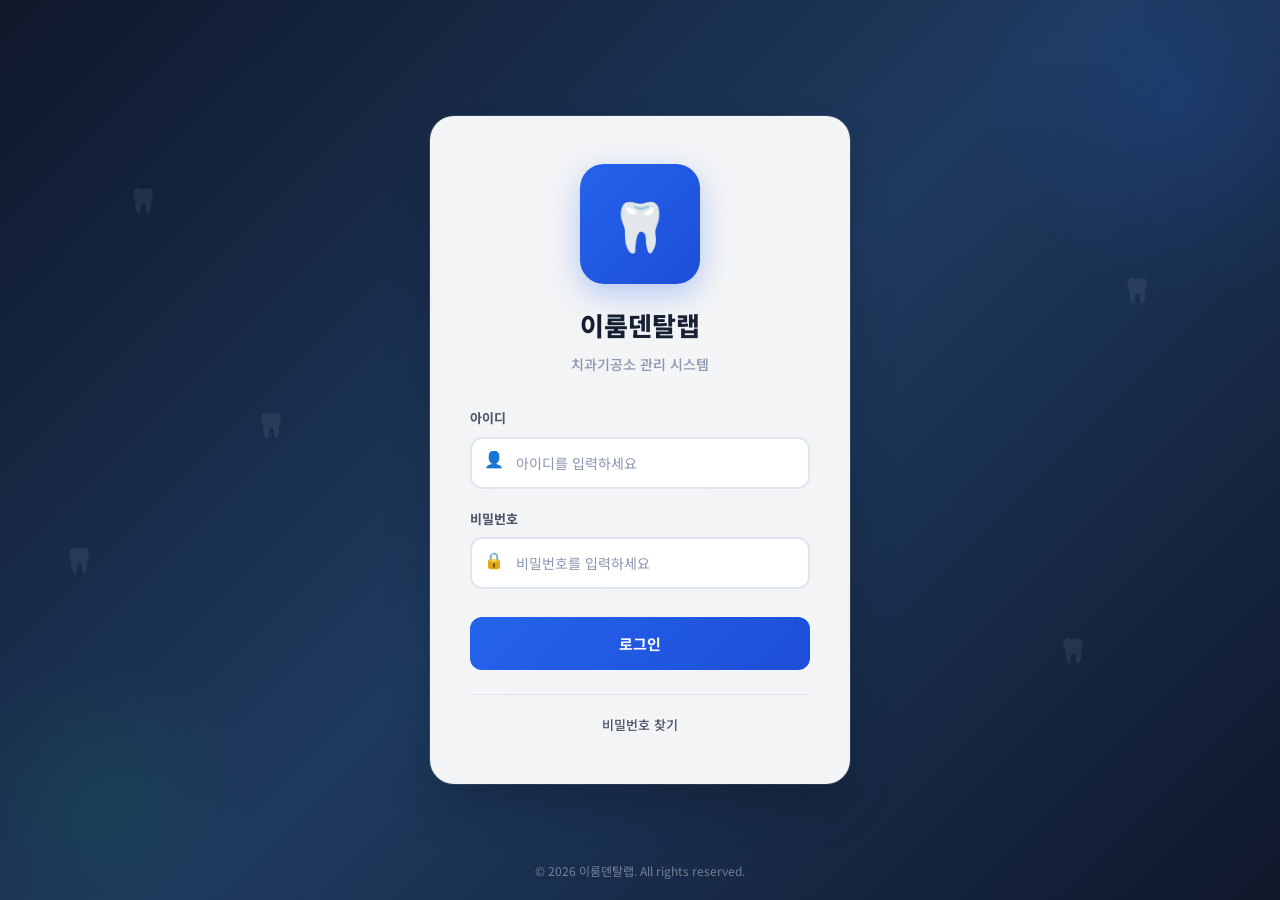
<file: backup_20260323_145254/index.html>
<!DOCTYPE html>
<html lang="ko">
<head>
    <meta charset="UTF-8">
    <meta name="viewport" content="width=device-width, initial-scale=1.0">
    <title>이룸덴탈랩 - 로그인</title>
    <link href="https://fonts.googleapis.com/css2?family=Noto+Sans+KR:wght@400;500;600;700;800&family=DM+Mono:wght@400;500&display=swap" rel="stylesheet">
    <link rel="stylesheet" href="css/styles.css">
</head>
<body>
    <div class="toast-container" id="toastContainer"></div>
    
    <div class="login-screen" id="loginScreen">
        <div class="login-bg-shapes">
            <span class="login-shape">🦷</span>
            <span class="login-shape">🦷</span>
            <span class="login-shape">🦷</span>
            <span class="login-shape">🦷</span>
            <span class="login-shape">🦷</span>
        </div>
        <div class="login-box">
            <div class="login-brand">
                <span class="login-brand-icon">🦷</span>
            </div>
            <h1 class="login-title">이룸덴탈랩</h1>
            <div class="login-sub">치과기공소 관리 시스템</div>
            <div class="login-error" id="loginError">
                아이디 또는 비밀번호를 확인해주세요.
            </div>
            <form class="login-form" id="loginForm">
                <div class="form-group">
                    <label>아이디</label>
                    <span class="input-icon">👤</span>
                    <input type="text" id="userId" placeholder="아이디를 입력하세요" required>
                </div>
                <div class="form-group">
                    <label>비밀번호</label>
                    <span class="input-icon">🔒</span>
                    <input type="password" id="password" placeholder="비밀번호를 입력하세요" required>
                </div>
                <button type="submit" class="login-btn" id="loginBtn">로그인</button>
            </form>
            <div class="login-links">
                <a href="#">비밀번호 찾기</a>
            </div>
        </div>
        <div class="login-footer">© 2026 이룸덴탈랩. All rights reserved.</div>
    </div>

    <div class="app" id="mainApp">
        <nav class="sidebar">
            <div class="sidebar-logo">
                <div class="sidebar-logo-icon">🦷</div>
                <div class="sidebar-logo-text">
                    <div class="logo-title">이룸덴탈랩</div>
                    <div class="logo-sub">DENTAL LAB PORTAL</div>
                </div>
            </div>
            <div class="sidebar-nav">
                <div class="nav-section">메뉴</div>
                <button class="nav-item active" onclick="showPage('list')">
                    <span class="icon">📋</span><span class="nav-label">진행현황</span>
                    <span class="badge" id="shipBadge">0</span>
                </button>
                <button class="nav-item admin-only" onclick="showPage('statistics')">
                    <span class="icon">📊</span><span class="nav-label">통계 대시보드</span>
                </button>
                <button class="nav-item admin-only" onclick="showPage('sales')">
                    <span class="icon">💰</span><span class="nav-label">매출 분석</span>
                </button>
                <button class="nav-item" onclick="showPage('register')">
                    <span class="icon">✏️</span><span class="nav-label">접수 등록</span>
                </button>
                <button class="nav-item admin-only" onclick="showPage('clinics')">
                    <span class="icon">🏢</span><span class="nav-label">거래처 관리</span>
                </button>
                <button class="nav-item admin-only" onclick="showPage('prosthetics')">
                    <span class="icon">🦷</span><span class="nav-label">보철 관리</span>
                </button>
                <button class="nav-item admin-only" onclick="showPage('settings')">
                    <span class="icon">⚙️</span><span class="nav-label">설정</span>
                </button>
            </div>
            <div class="sidebar-footer">
                <div class="sidebar-user-card">
                    <div class="sidebar-user-avatar">👑</div>
                    <div class="sidebar-user-info">
                        <div class="sidebar-user-name" id="sidebarUserName">관리자</div>
                        <div class="sidebar-user-role" id="sidebarUserRole">Administrator</div>
                    </div>
                </div>
                <button class="logout-btn" onclick="logout()">🚪 로그아웃</button>
            </div>
        </nav>

        <div class="main">
            <div class="topbar">
                <div class="topbar-left">
                    <button class="mobile-menu-btn" onclick="toggleMobileMenu()">☰</button>
                    <div class="topbar-title" id="pageTitle">
                        <div class="topbar-title-icon">📋</div>
                        진행현황
                    </div>
                </div>
                <div class="topbar-right">
                    <div class="topbar-date" id="topbarDate"></div>
                    <div class="topbar-user admin" id="topbarUser">👑 관리자</div>
                    <div id="clinicAlertBadge" style="display:none;position:relative;cursor:pointer;" onclick="showClinicAlerts()">
                        <span style="font-size:20px;">🔔</span>
                        <span id="clinicAlertCount" style="position:absolute;top:-5px;right:-5px;background:#dc2626;color:#fff;font-size:10px;font-weight:700;padding:2px 5px;border-radius:999px;min-width:16px;text-align:center;"></span>
                    </div>
                    <button class="btn btn-secondary btn-sm admin-only" onclick="showMessageCenter()" style="position:relative;">
                        💬<span id="messageBadge" style="position:absolute;top:-5px;right:-5px;background:#dc2626;color:#fff;font-size:10px;font-weight:700;padding:2px 5px;border-radius:999px;min-width:16px;text-align:center;display:none;"></span>
                    </button>
                    <button class="btn btn-secondary btn-sm clinic-only" onclick="showSendMessage()" style="display:none;">💬 메시지</button>
                    <button class="btn btn-secondary btn-sm" onclick="showPage('register')">+ 접수 등록</button>
                </div>
            </div>
            
            <div class="modal-bg" id="clinicAlertModal">
                <div class="modal" style="max-width:500px;">
                    <div class="modal-header">
                        <div class="modal-title">🔔 내 출고 알림</div>
                        <button class="btn btn-ghost" onclick="closeClinicAlerts()">✕</button>
                    </div>
                    <div class="modal-body" id="clinicAlertList" style="max-height:400px;overflow-y:auto;"></div>
                </div>
            </div>
            
            <div class="modal-bg" id="messageModal">
                <div class="modal" style="max-width:600px;">
                    <div class="modal-header">
                        <div class="modal-title" id="messageModalTitle">💬 메시지</div>
                        <button class="btn btn-ghost" onclick="closeMessageModal()">✕</button>
                    </div>
                    <div class="modal-body" id="messageContent" style="max-height:400px;overflow-y:auto;"></div>
                    <div class="modal-footer">
                        <input type="text" id="messageInput" placeholder="메시지를 입력하세요..." style="flex:1;padding:10px;border:1px solid var(--border);border-radius:8px;">
                        <button class="btn btn-primary" onclick="sendMessage()">전송</button>
                    </div>
                </div>
            </div>

            <div id="page-list" class="content">
                <div class="hero-stats">
                    <div class="hero-stat hs-working">
                        <div class="hero-stat-top">
                            <div>
                                <div class="hero-num" id="cnt-working">0</div>
                                <div class="hero-label">접수중</div>
                            </div>
                            <div class="hero-stat-icon">📥</div>
                        </div>
                        <div class="hero-stat-bar"><div class="hero-stat-bar-fill" id="bar-working" style="width:0%"></div></div>
                    </div>
                    <div class="hero-stat hs-design">
                        <div class="hero-stat-top">
                            <div>
                                <div class="hero-num" id="cnt-design">0</div>
                                <div class="hero-label">디자인중</div>
                            </div>
                            <div class="hero-stat-icon">🎨</div>
                        </div>
                        <div class="hero-stat-bar"><div class="hero-stat-bar-fill" id="bar-design" style="width:0%"></div></div>
                    </div>
                    <div class="hero-stat hs-manufacturing">
                        <div class="hero-stat-top">
                            <div>
                                <div class="hero-num" id="cnt-manufacturing">0</div>
                                <div class="hero-label">제작중</div>
                            </div>
                            <div class="hero-stat-icon">⚙️</div>
                        </div>
                        <div class="hero-stat-bar"><div class="hero-stat-bar-fill" id="bar-manufacturing" style="width:0%"></div></div>
                    </div>
                    <div class="hero-stat hs-ship">
                        <div class="hero-stat-top">
                            <div>
                                <div class="hero-num" id="cnt-ship">0</div>
                                <div class="hero-label">배송중</div>
                            </div>
                            <div class="hero-stat-icon">🚚</div>
                        </div>
                        <div class="hero-stat-bar"><div class="hero-stat-bar-fill" id="bar-ship" style="width:0%"></div></div>
                    </div>
                    <div class="hero-stat hs-done">
                        <div class="hero-stat-top">
                            <div>
                                <div class="hero-num" id="cnt-done">0</div>
                                <div class="hero-label">완료됨</div>
                            </div>
                            <div class="hero-stat-icon">✅</div>
                        </div>
                        <div class="hero-stat-bar"><div class="hero-stat-bar-fill" id="bar-done" style="width:0%"></div></div>
                    </div>
                </div>

                <div class="filter-bar">
                    <div class="filter-bar-left">
                        <button class="filter-tab active" onclick="filterStatus('all',this)">전체</button>
                        <button class="filter-tab" onclick="filterStatus('working',this)">📥 접수중 <span class="status-count" id="count-working">0</span></button>
                        <button class="filter-tab" onclick="filterStatus('design',this)">🎨 디자인 <span class="status-count" id="count-design">0</span></button>
                        <button class="filter-tab" onclick="filterStatus('manufacturing',this)">⚙️ 제작중 <span class="status-count" id="count-manufacturing">0</span></button>
                        <button class="filter-tab" onclick="filterStatus('ship',this)">🚚 배송중 <span class="status-count" id="count-ship">0</span></button>
                        <button class="filter-tab" onclick="filterStatus('done',this)">✅ 완료 <span class="status-count" id="count-done">0</span></button>
                        <div class="filter-divider"></div>
                        <button class="filter-tab" onclick="filterStatus('urgent',this)" style="color:#dc2626;">🚨 긴급 <span class="status-count" id="count-urgent" style="background:#dc2626;">0</span></button>
                        <button class="filter-tab" onclick="filterStatus('remake',this)" style="color:#dc2626;">🔄 리메이크 <span class="status-count" id="count-remake" style="background:#dc2626;">0</span></button>
                    </div>
                    <div class="filter-bar-right">
                        <div class="quick-date-filters">
                            <button class="quick-date-btn" onclick="setQuickDate('today')" id="quick-today">오늘</button>
                            <button class="quick-date-btn" onclick="setQuickDate('week')" id="quick-week">이번주</button>
                            <button class="quick-date-btn" onclick="setQuickDate('month')" id="quick-month">이번달</button>
                        </div>
                        <select id="clinicFilter" onchange="renderTable()" class="filter-select">
                            <option value="all">전체 치과</option>
                        </select>
                        <select id="typeFilter" onchange="renderTable()" class="filter-select">
                            <option value="all">전체 보철</option>
                        </select>
                        <div class="filter-search">
                            <input type="text" id="searchInput" placeholder="환자·치과 검색..." oninput="debounceSearch()">
                        </div>
                        <select id="sortSelect" onchange="renderTable()" class="filter-select">
                            <option value="date-desc">최신순</option>
                            <option value="date-asc">오래된순</option>
                            <option value="ship-asc" selected>출고일순</option>
                            <option value="price-desc">금액높은순</option>
                            <option value="price-asc">금액낮은순</option>
                        </select>
                        <button class="btn btn-secondary btn-sm" onclick="openAdvancedSearch()" title="고급 검색">🔍</button>
                        <button class="btn btn-ghost btn-sm" onclick="resetAllFilters()" title="필터 초기화">⟲</button>
                    </div>
                </div>
                
                <div class="date-range-bar" id="dateRangeBar" style="display:none;">
                    <span style="font-size:12px;font-weight:600;color:var(--text2);">기간:</span>
                    <input type="date" id="dateFrom" class="filter-date-input" onchange="renderTable()">
                    <span style="color:var(--text3);">~</span>
                    <input type="date" id="dateTo" class="filter-date-input" onchange="renderTable()">
                    <button class="btn btn-ghost btn-sm" onclick="clearDateRange()">날짜 지우기</button>
                    <span style="margin-left:auto;font-size:12px;color:var(--text3);" id="filterResultCount"></span>
                </div>

                <div class="card">
                    <div class="card-header">
                        <span class="card-title">📋 접수 목록</span>
                        <div style="display:flex;gap:6px;align-items:center;">
                            <button class="btn btn-secondary btn-sm" onclick="exportExcel()" title="엑셀로 내보내기">📊 내보내기</button>
                            <button class="btn btn-secondary btn-sm" onclick="document.getElementById('excelUpload').click()" title="CSV 불러오기">📥 불러오기</button>
                            <input type="file" id="excelUpload" accept=".csv" style="display:none" onchange="importExcel(this.files[0])">
                            <button class="btn btn-danger btn-sm" onclick="deleteSelected()" title="선택 항목 삭제">🗑 선택삭제</button>
                        </div>
                    </div>
                    <div style="overflow-x:auto;" id="caseTableContainer">
                        <table class="case-table">
                            <thead>
                                <tr>
                                    <th style="width:40px;text-align:center">
                                        <input type="checkbox" id="selectAll" onchange="toggleSelectAll()" title="전체 선택">
                                    </th>
                                    <th>접수일</th>
                                    <th>치과</th>
                                    <th>환자</th>
                                    <th>치식</th>
                                    <th>보철 종류</th>
                                    <th>구분</th>
                                    <th class="price-col">단가</th>
                                    <th>상태</th>
                                    <th>출고일</th>
                                    <th>메모</th>
                                    <th>작업</th>
                                </tr>
                            </thead>
                            <tbody id="caseTableBody"></tbody>
                        </table>
                    </div>
                </div>
            </div>

            <div id="page-statistics" class="content" style="display:none;">
                <div style="display:flex;justify-content:space-between;align-items:center;margin-bottom:20px;flex-wrap:wrap;gap:10px;">
                    <div style="display:flex;gap:10px;align-items:center;">
                        <select id="statsPeriod" onchange="renderStatistics()" style="padding:10px 16px;border:1.5px solid var(--border);border-radius:999px;font-size:14px;font-weight:600;background:var(--surface);">
                            <option value="thisMonth">📅 이번 달</option>
                            <option value="lastMonth">📅 지난 달</option>
                            <option value="thisYear">📅 올해</option>
                            <option value="all">📅 전체</option>
                        </select>
                        <select id="statsClinicFilter" onchange="renderStatistics()" style="padding:10px 16px;border:1.5px solid var(--border);border-radius:999px;font-size:14px;font-weight:600;background:var(--surface);">
                            <option value="all">🏢 전체 거래처</option>
                        </select>
                    </div>
                    <span id="statsCompare" style="font-size:13px;color:var(--text2);"></span>
                </div>
                
                <div style="display:grid;grid-template-columns:repeat(5,1fr);gap:14px;margin-bottom:24px;">
                    <div class="card" style="padding:18px;text-align:center;background:linear-gradient(135deg,#eff4ff,#dbeafe);">
                        <div style="font-size:28px;font-weight:800;color:#1d4ed8;" id="statTotal">0</div>
                        <div style="font-size:12px;color:#1e40af;margin-top:4px;">📋 총 접수</div>
                        <div style="font-size:11px;margin-top:6px;" id="statTotalCompare"></div>
                    </div>
                    <div class="card" style="padding:18px;text-align:center;background:linear-gradient(135deg,#f0fdf4,#dcfce7);">
                        <div style="font-size:28px;font-weight:800;color:#15803d;" id="statDone">0</div>
                        <div style="font-size:12px;color:#166534;margin-top:4px;">✅ 완료</div>
                        <div style="font-size:12px;margin-top:6px;color:#166534;" id="statDoneRate"></div>
                    </div>
                    <div class="card" style="padding:18px;text-align:center;background:linear-gradient(135deg,#fffbeb,#fef3c7);">
                        <div style="font-size:28px;font-weight:800;color:#b45309;" id="statWorking">0</div>
                        <div style="font-size:12px;color:#92400e;margin-top:4px;">🔄 진행중</div>
                        <div style="font-size:12px;margin-top:6px;color:#92400e;" id="statWorkingRate"></div>
                    </div>
                    <div class="card" style="padding:18px;text-align:center;background:linear-gradient(135deg,#f5f3ff,#ede9fe);">
                        <div style="font-size:28px;font-weight:800;color:#7c3aed;" id="statAvg">0</div>
                        <div style="font-size:12px;color:#5b21b6;margin-top:4px;">📊 평균단가</div>
                    </div>
                    <div class="card" style="padding:18px;text-align:center;background:linear-gradient(135deg,#0f172a,#1e293b);">
                        <div style="font-size:24px;font-weight:800;color:#fff;" id="statSales">0</div>
                        <div style="font-size:12px;color:#94a3b8;margin-top:4px;">💰 총 매출</div>
                        <div style="font-size:11px;margin-top:6px;" id="statSalesCompare"></div>
                    </div>
                </div>
                
                <div id="clinicDetailStats"></div>
                
                <div style="display:grid;grid-template-columns:3fr 2fr;gap:20px;margin-bottom:20px;">
                    <div class="card">
                        <div class="card-header">
                            <span class="card-title">📊 일별 접수 추이</span>
                        </div>
                        <div class="card-body" id="dailyChart"></div>
                    </div>
                    <div class="card">
                        <div class="card-header">
                            <span class="card-title">📈 상태 분포</span>
                        </div>
                        <div class="card-body" id="statusChart"></div>
                    </div>
                </div>
                
                <div style="display:grid;grid-template-columns:2fr 1fr;gap:20px;">
                    <div class="card">
                        <div class="card-header">
                            <span class="card-title">🦷 보철 종류별 매출</span>
                        </div>
                        <div class="card-body" id="prostheticStats"></div>
                    </div>
                    <div class="card">
                        <div class="card-header">
                            <span class="card-title">🏢 거래처별 (상위 5)</span>
                        </div>
                        <div class="card-body" id="clinicStats"></div>
                    </div>
                </div>
                
                <div class="card" style="margin-top:20px;">
                    <div class="card-header">
                        <span class="card-title">🔄 리메이크 현황</span>
                        <span id="remakeTotal" style="font-size:12px;color:var(--text3);"></span>
                    </div>
                    <div class="card-body" id="remakeStats"></div>
                </div>
            </div>

            <div id="page-sales" class="content" style="display:none;">
                <div style="display:flex;justify-content:space-between;align-items:center;margin-bottom:20px;flex-wrap:wrap;gap:10px;">
                    <select id="salesPeriod" onchange="renderSalesAnalysis()" style="padding:10px 16px;border:1.5px solid var(--border);border-radius:999px;font-size:14px;font-weight:600;background:var(--surface);">
                        <option value="thisMonth">📅 이번 달</option>
                        <option value="lastMonth">📅 지난 달</option>
                        <option value="thisYear">📅 올해</option>
                        <option value="all">📅 전체</option>
                    </select>
                    <button class="btn btn-secondary btn-sm" onclick="exportSalesCSV()">📊 CSV 내보내기</button>
                </div>
                
                <div class="card" style="margin-bottom:20px;">
                    <div class="card-header">
                        <span class="card-title">📈 매출 추이</span>
                        <select id="trendType" onchange="renderSalesTrend()" style="padding:6px 10px;border:1px solid var(--border);border-radius:8px;font-size:12px;background:var(--surface);">
                            <option value="daily">일별</option>
                            <option value="weekly">주별</option>
                            <option value="monthly">월별</option>
                        </select>
                    </div>
                    <div class="card-body" id="salesTrendChart"></div>
                </div>
                
                <div style="display:grid;grid-template-columns:repeat(4,1fr);gap:14px;margin-bottom:24px;">
                    <div class="card" style="padding:18px;text-align:center;background:linear-gradient(135deg,#f0fdf4,#dcfce7);">
                        <div style="font-size:28px;font-weight:800;color:#15803d;" id="salesTotal">0</div>
                        <div style="font-size:12px;color:#166534;margin-top:4px;">💰 총 매출</div>
                    </div>
                    <div class="card" style="padding:18px;text-align:center;background:linear-gradient(135deg,#eff4ff,#dbeafe);">
                        <div style="font-size:28px;font-weight:800;color:#1d4ed8;" id="salesCases">0</div>
                        <div style="font-size:12px;color:#1e40af;margin-top:4px;">📋 총 건수</div>
                    </div>
                    <div class="card" style="padding:18px;text-align:center;background:linear-gradient(135deg,#fffbeb,#fef3c7);">
                        <div style="font-size:28px;font-weight:800;color:#b45309;" id="salesAvg">0</div>
                        <div style="font-size:12px;color:#92400e;margin-top:4px;">📊 평균단가</div>
                    </div>
                    <div class="card" style="padding:18px;text-align:center;background:linear-gradient(135deg,#f5f3ff,#ede9fe);">
                        <div style="font-size:28px;font-weight:800;color:#7c3aed;" id="salesTeeth">0</div>
                        <div style="font-size:12px;color:#5b21b6;margin-top:4px;">🦷 총 치아</div>
                    </div>
                </div>
                
                <div style="display:grid;grid-template-columns:1fr 1fr;gap:20px;">
                    <div class="card">
                        <div class="card-header">
                            <span class="card-title">🏢 거래처별 매출 (전체)</span>
                        </div>
                        <div class="card-body" id="clinicSalesList"></div>
                    </div>
                    <div class="card">
                        <div class="card-header">
                            <span class="card-title">📊 매출 비율</span>
                        </div>
                        <div class="card-body" id="clinicSalesChart"></div>
                    </div>
                </div>
            </div>

            <div id="page-register" class="content" style="display:none;">
                <div class="card" style="max-width:620px;">
                    <div class="card-header">
                        <span class="card-title">✏️ 접수 등록</span>
                    </div>
                    <div class="card-body">
                        <form id="registerForm">
                            <div class="form-grid">
                                <div class="form-row">
                                    <label class="form-label">치과명 <span class="req">*</span></label>
                                    <select class="form-select" id="reg-clinic" required>
                                        <option value="">치과를 선택하세요</option>
                                    </select>
                                </div>
                                <div class="form-row">
                                    <label class="form-label">환자명 <span class="req">*</span></label>
                                    <input class="form-input" id="reg-patient" placeholder="환자명을 입력하세요" required>
                                </div>
                            </div>
                            <div class="form-row">
                                <label class="form-label">치식 <span class="req">*</span> <button type="button" class="btn btn-secondary btn-sm" onclick="openToothSelector()">🦷 클릭 선택</button></label>
                                <input class="form-input" id="reg-tooth" placeholder="클릭하여 치식을 선택하세요" readonly onclick="openToothSelector()" required>
                                <div id="reg-tooth-display" class="tooth-selected-list" style="margin-top:8px;display:none;"></div>
                            </div>
                            <div class="form-grid">
                                <div class="form-row">
                                    <label class="form-label">보철 종류 <span class="req">*</span></label>
                                    <select class="form-select" id="reg-type" required>
                                        <option value="">보철 종류 선택</option>
                                    </select>
                                </div>
                                <div class="form-row">
                                    <label class="form-label">유형</label>
                                    <div class="radio-group">
                                        <label class="radio-label">
                                            <input type="radio" name="reg-unitType" value="싱글" checked> 싱글
                                        </label>
                                        <label class="radio-label">
                                            <input type="radio" name="reg-unitType" value="브릿지"> 브릿지
                                        </label>
                                    </div>
                                </div>
                            </div>
                            <div class="form-row">
                                <label class="checkbox-label">
                                    <input type="checkbox" id="reg-isRemake"> 
                                    <span style="color:var(--red);font-weight:600;">🔄 리메이크</span>
                                </label>
                            </div>
                            <div class="form-grid">
                                <div class="form-row">
                                    <label class="form-label">출고 예정일</label>
                                    <input class="form-input" type="date" id="reg-ship">
                                </div>
                                <div class="form-row">
                                    <label class="form-label">단가</label>
                                    <input class="form-input" type="number" id="reg-price" placeholder="0">
                                </div>
                            </div>
                            <div class="form-row">
                                <label class="form-label">메모</label>
                                <textarea class="form-textarea" id="reg-memo" placeholder="특이사항이 있으면 입력하세요"></textarea>
                            </div>
                            <div style="display:flex;gap:8px;margin-top:16px;">
                                <button type="submit" class="btn btn-primary">등록하기</button>
                                <button type="button" class="btn btn-secondary" onclick="resetRegisterForm()">초기화</button>
                            </div>
                        </form>
                    </div>
                </div>
            </div>

            <div class="tooth-selector" id="toothSelector">
                <div class="tooth-modal" style="max-width:680px;">
                    <h3>🦷 치식 선택 (FDI 방식)</h3>
                    <div style="background:#f0f9ff;padding:16px;border-radius:12px;margin-bottom:12px;">
                        <div style="text-align:center;font-weight:700;color:#0369a1;margin-bottom:12px;">⬆️ 상악 (Upper Jaw)</div>
                        <div style="display:flex;justify-content:center;gap:30px;margin-bottom:8px;">
                            <div style="text-align:center;">
                                <div style="font-size:11px;color:#64748b;margin-bottom:6px;">우측 (Right)</div>
                                <div class="tooth-row" id="quad1"></div>
                            </div>
                            <div style="text-align:center;">
                                <div style="font-size:11px;color:#64748b;margin-bottom:6px;">좌측 (Left)</div>
                                <div class="tooth-row" id="quad2"></div>
                            </div>
                        </div>
                        <div style="text-align:center;font-size:10px;color:#94a3b8;">#17 ← → #27</div>
                    </div>
                    <div style="background:#f0fdf4;padding:16px;border-radius:12px;margin-bottom:16px;">
                        <div style="text-align:center;font-weight:700;color:#15803d;margin-bottom:12px;">⬇️ 하악 (Lower Jaw)</div>
                        <div style="display:flex;justify-content:center;gap:30px;margin-bottom:8px;">
                            <div style="text-align:center;">
                                <div style="font-size:11px;color:#64748b;margin-bottom:6px;">우측 (Right)</div>
                                <div class="tooth-row" id="quad4"></div>
                            </div>
                            <div style="text-align:center;">
                                <div style="font-size:11px;color:#64748b;margin-bottom:6px;">좌측 (Left)</div>
                                <div class="tooth-row" id="quad3"></div>
                            </div>
                        </div>
                        <div style="text-align:center;font-size:10px;color:#94a3b8;">#47 ← → #37</div>
                    </div>
                    <div class="tooth-selected-list" id="toothSelectedList">
                        <span style="color:var(--text3);">선택된 치식이 없습니다</span>
                    </div>
                    <div class="tooth-modal-btns">
                        <button type="button" class="btn btn-secondary" onclick="closeToothSelector()">취소</button>
                        <button type="button" class="btn btn-primary" onclick="confirmToothSelection()">확인</button>
                    </div>
                </div>
            </div>
            
            <div class="modal-bg" id="editCaseModal">
                <div class="modal" style="max-width:620px;">
                    <div class="modal-header">
                        <div class="modal-title">✏️ 접수 수정</div>
                        <button class="btn btn-ghost" onclick="closeEditModal()">✕</button>
                    </div>
                    <div class="modal-body">
                        <input type="hidden" id="edit-case-id">
                        <div class="form-grid">
                            <div class="form-row">
                                <label class="form-label">치과명 <span class="req">*</span></label>
                                <select class="form-select" id="edit-clinic" required>
                                    <option value="">치과를 선택하세요</option>
                                </select>
                            </div>
                            <div class="form-row">
                                <label class="form-label">환자명 <span class="req">*</span></label>
                                <input class="form-input" id="edit-patient" placeholder="환자명을 입력하세요" required>
                            </div>
                        </div>
                        <div class="form-row">
                            <label class="form-label">치식 <span class="req">*</span></label>
                            <input class="form-input" id="edit-tooth" placeholder="클릭하여 치식을 선택하세요" readonly onclick="openToothSelectorForEdit()" required>
                            <div id="edit-tooth-display" class="tooth-selected-list" style="margin-top:8px;display:none;"></div>
                        </div>
                        <div class="form-grid">
                            <div class="form-row">
                                <label class="form-label">보철 종류 <span class="req">*</span></label>
                                <select class="form-select" id="edit-type" required>
                                    <option value="">보철 종류 선택</option>
                                </select>
                            </div>
                            <div class="form-row">
                                <label class="form-label">유형</label>
                                <div class="radio-group">
                                    <label class="radio-label">
                                        <input type="radio" name="edit-unitType" value="싱글" checked> 싱글
                                    </label>
                                    <label class="radio-label">
                                        <input type="radio" name="edit-unitType" value="브릿지"> 브릿지
                                    </label>
                                </div>
                            </div>
                        </div>
                        <div class="form-row">
                            <label class="checkbox-label">
                                <input type="checkbox" id="edit-isRemake"> 
                                <span style="color:var(--red);font-weight:600;">🔄 리메이크</span>
                            </label>
                        </div>
                        <div class="form-grid">
                            <div class="form-row">
                                <label class="form-label">출고 예정일</label>
                                <input class="form-input" type="date" id="edit-ship">
                            </div>
                            <div class="form-row">
                                <label class="form-label">단가</label>
                                <input class="form-input" type="number" id="edit-price" placeholder="0">
                            </div>
                        </div>
                        <div class="form-row">
                            <label class="form-label">메모</label>
                            <textarea class="form-textarea" id="edit-memo" placeholder="특이사항이 있으면 입력하세요"></textarea>
                        </div>
                        <div class="form-row">
                            <label class="form-label">📷 사진 (<span id="edit-photo-count">0</span>장)</label>
                            <div id="edit-photo-preview" style="display:flex;gap:8px;flex-wrap:wrap;margin-top:8px;"></div>
                            <input type="file" id="edit-photo-upload" accept="image/*" multiple style="display:none" onchange="handlePhotoUploadEdit(this)">
                            <button class="btn btn-secondary btn-sm" style="margin-top:8px;" onclick="document.getElementById('edit-photo-upload').click()">📷 사진 추가</button>
                        </div>
                    </div>
                    <div class="modal-footer">
                        <button class="btn btn-secondary" onclick="closeEditModal()">취소</button>
                        <button class="btn btn-primary" onclick="saveEditCase()">💾 저장</button>
                    </div>
                </div>
            </div>
            
            <div class="modal-bg" id="printModal">
                <div class="modal" style="max-width:700px;">
                    <div class="modal-header">
                        <div class="modal-title">🖨️ 명세서 출력</div>
                        <button class="btn btn-ghost" onclick="closePrintModal()">✕</button>
                    </div>
                    <div class="modal-body" id="printContent" style="padding:20px;"></div>
                    <div class="modal-footer">
                        <button class="btn btn-secondary" onclick="closePrintModal()">닫기</button>
                        <button class="btn btn-primary" onclick="doPrint()">🖨️ 인쇄</button>
                    </div>
                </div>
            </div>

            <div id="page-clinics" class="content" style="display:none;">
                <div class="card">
                    <div class="card-header">
                        <span class="card-title">🏢 거래처 관리</span>
                        <button class="btn btn-primary btn-sm" onclick="openClinicModal()">+ 거래처 추가</button>
                    </div>
                    <div style="padding:0;">
                        <table class="case-table">
                            <thead>
                                <tr>
                                    <th>거래처명</th>
                                    <th>원장님</th>
                                    <th>전화번호</th>
                                    <th>사업자번호</th>
                                    <th></th>
                                </tr>
                            </thead>
                            <tbody id="clinicTableBody"></tbody>
                        </table>
                    </div>
                </div>
            </div>

            <div class="modal-bg" id="clinicModal">
                <div class="modal" style="max-width:480px;">
                    <div class="modal-header">
                        <div class="modal-title" id="clinicModalTitle">🏢 거래처 추가</div>
                        <button class="btn btn-ghost" onclick="closeClinicModal()">✕</button>
                    </div>
                    <div class="modal-body">
                        <input type="hidden" id="clinicId">
                        <div class="form-row">
                            <label class="form-label">치과명 <span class="req">*</span></label>
                            <input class="form-input" id="clinicName" placeholder="예: 서울치과" onchange="autoFillClinicLogin()">
                        </div>
                        <div class="form-row">
                            <label class="form-label">원장님 이름</label>
                            <input class="form-input" id="clinicOwner" placeholder="예: 김서울">
                        </div>
                        <div class="form-row">
                            <label class="form-label">전화번호</label>
                            <input class="form-input" id="clinicPhone" placeholder="예: 02-1234-5678">
                        </div>
                        <div class="form-row">
                            <label class="form-label">사업자등록번호 <span class="req">*</span></label>
                            <input class="form-input" id="clinicBusinessNum" placeholder="예: 123-45-67890" maxlength="20" onchange="autoFillClinicLogin()">
                            <small style="color:var(--blue);font-size:11px;">로그인 아이디: 치과명 / 비밀번호: 사업자번호 뒷5자리</small>
                        </div>
                        <div class="form-row">
                            <label class="form-label">비밀번호</label>
                            <input class="form-input" id="clinicPassword" placeholder="비밀번호 (자동 생성 가능)">
                        </div>
                        <div class="form-row">
                            <label class="form-label">📋 약속 & 주의사항</label>
                            <div id="clinicPromisesList" style="display:flex;flex-direction:column;gap:8px;">
                                <div style="display:flex;gap:8px;align-items:center;">
                                    <input class="form-input" id="clinicPromise1" placeholder="예: 색상: 자연치 색 선호" style="flex:1">
                                    <button type="button" onclick="addPromiseField()" style="padding:6px 12px;background:var(--surface2);border:1px solid var(--border);border-radius:6px;cursor:pointer;">+</button>
                                </div>
                            </div>
                            <small style="color:var(--text3);font-size:11px;margin-top:4px;">치과별 특별 요청이나 약속事项 입력</small>
                        </div>
                    </div>
                    <div class="modal-footer">
                        <button class="btn btn-secondary" onclick="closeClinicModal()">취소</button>
                        <button class="btn btn-primary" id="saveClinicBtn">저장</button>
                    </div>
                </div>
            </div>
            
            <div id="page-prosthetics" class="content" style="display:none;">
                <div class="card">
                    <div class="card-header">
                        <span class="card-title">🦷 보철 종류 관리</span>
                        <div style="display:flex;gap:6px;">
                            <button class="btn btn-secondary btn-sm" onclick="openClinicPriceModal()">💰 치과별 단가</button>
                            <button class="btn btn-primary btn-sm" onclick="openProstheticModal()">+ 보철 추가</button>
                        </div>
                    </div>
                    <div style="padding:0;">
                        <table class="case-table">
                            <thead>
                                <tr>
                                    <th>보철명</th>
                                    <th>기준 단가</th>
                                    <th>작업</th>
                                </tr>
                            </thead>
                            <tbody id="prostheticTableBody"></tbody>
                        </table>
                    </div>
                </div>
            </div>
            
            <div class="modal-bg" id="prostheticModal">
                <div class="modal" style="max-width:400px;">
                    <div class="modal-header">
                        <div class="modal-title" id="prostheticModalTitle">🦷 보철 추가</div>
                        <button class="btn btn-ghost" onclick="closeProstheticModal()">✕</button>
                    </div>
                    <div class="modal-body">
                        <input type="hidden" id="edit-prosthetic-id">
                        <div class="form-row">
                            <label class="form-label">보철명 <span class="req">*</span></label>
                            <input class="form-input" id="prosthetic-name" placeholder="예: 지르코니아" required>
                        </div>
                        <div class="form-row">
                            <label class="form-label">기준 단가 (원)</label>
                            <input class="form-input" type="number" id="prosthetic-price" placeholder="예: 150000">
                        </div>
                    </div>
                    <div class="modal-footer">
                        <button class="btn btn-secondary" onclick="closeProstheticModal()">취소</button>
                        <button class="btn btn-primary" onclick="saveProsthetic()">💾 저장</button>
                    </div>
                </div>
            </div>
            
            <div class="modal-bg" id="clinicPriceModal">
                <div class="modal" style="max-width:900px;max-height:90vh;">
                    <div class="modal-header">
                        <div class="modal-title">💰 치과별 보철 단가 설정</div>
                        <button class="btn btn-ghost" onclick="closeClinicPriceModal()">✕</button>
                    </div>
                    <div class="modal-body" style="max-height:70vh;overflow-y:auto;">
                        <div style="display:flex;gap:8px;margin-bottom:16px;">
                            <button class="btn btn-sm" id="priceEditBtn" onclick="switchPriceView('edit')">✏️ 수정</button>
                            <button class="btn btn-sm btn-secondary" id="priceSummaryBtn" onclick="switchPriceView('summary')">📊 한눈에 보기</button>
                        </div>
                        
                        <div id="priceEditView">
                            <p style="font-size:12px;color:var(--text3);margin-bottom:16px;">치과와 보철 종류별로 단가, 할인(음수), 또는 인상(양수 %)를 설정할 수 있습니다.</p>
                            <div style="display:grid;grid-template-columns:1fr 1fr 1fr 100px;gap:8px;margin-bottom:16px;font-weight:600;font-size:12px;color:var(--text2);padding-bottom:8px;border-bottom:1px solid var(--border);">
                                <div>치과</div>
                                <div>보철</div>
                                <div>단가 / 할인(%)</div>
                                <div>작업</div>
                            </div>
                            <div id="clinicPriceList"></div>
                            <button class="btn btn-secondary btn-sm" onclick="addClinicPriceRow()" style="margin-top:12px;">+ 가격 설정 추가</button>
                        </div>
                        
                        <div id="priceSummaryView" style="display:none;">
                            <p style="font-size:12px;color:var(--text3);margin-bottom:16px;">모든 거래처의 보철별 단가를 한눈에 확인합니다.</p>
                            <div id="clinicPriceSummary" style="overflow-x:auto;"></div>
                        </div>
                    </div>
                    <div class="modal-footer">
                        <button class="btn btn-secondary" onclick="closeClinicPriceModal()">닫기</button>
                        <button class="btn btn-primary" onclick="saveAllClinicPrices()">💾 모두 저장</button>
                    </div>
                </div>
            </div>

            <div id="page-settings" class="content" style="display:none;">
                <div class="card" style="max-width:600px;">
                    <div class="card-header">
                        <span class="card-title">⚙️ 설정</span>
                    </div>
                    <div class="card-body">
                        <div class="storage-warning" id="storageWarning">
                            ⚠️ 저장 용량 부족: 백업을 권장합니다.
                        </div>
                        
                        <div class="form-row" style="padding-bottom:16px;border-bottom:1px solid var(--border);margin-bottom:16px;">
                            <label class="form-label">🏭 공장/사업자 정보</label>
                            <p style="font-size:12px;color:var(--text3);margin-bottom:12px;">명세서에 표시되는 정보를 입력하세요.</p>
                            <div style="display:grid;grid-template-columns:1fr 1fr;gap:12px;">
                                <div class="form-row">
                                    <label class="form-label" style="font-size:12px;">공장명</label>
                                    <input class="form-input" type="text" id="setting-name" placeholder="이룸덴탈랩" onchange="saveFactoryInfo()">
                                </div>
                                <div class="form-row">
                                    <label class="form-label" style="font-size:12px;">사업자번호</label>
                                    <input class="form-input" type="text" id="setting-business" placeholder="000-00-00000" onchange="saveFactoryInfo()">
                                </div>
                            </div>
                            <div class="form-row" style="margin-top:8px;">
                                <label class="form-label" style="font-size:12px;">주소</label>
                                <input class="form-input" type="text" id="setting-address" placeholder="서울특별시 강남구..." onchange="saveFactoryInfo()">
                            </div>
                            <div style="display:grid;grid-template-columns:1fr 1fr;gap:12px;margin-top:8px;">
                                <div class="form-row">
                                    <label class="form-label" style="font-size:12px;">전화번호</label>
                                    <input class="form-input" type="text" id="setting-tel" placeholder="02-0000-0000" onchange="saveFactoryInfo()">
                                </div>
                                <div class="form-row">
                                    <label class="form-label" style="font-size:12px;">FAX</label>
                                    <input class="form-input" type="text" id="setting-fax" placeholder="02-0000-0001" onchange="saveFactoryInfo()">
                                </div>
                            </div>
                            <div class="form-row" style="margin-top:8px;">
                                <label class="form-label" style="font-size:12px;">기타 정보</label>
                                <textarea class="form-textarea" id="setting-extra" placeholder="추가로 표시할 정보..." rows="2" onchange="saveFactoryInfo()"></textarea>
                            </div>
                        </div>
                        
                        <div class="form-row" style="margin-top:20px;padding-top:20px;border-top:2px solid var(--border);">
                            <label class="form-label">🔐 관리자 비밀번호 변경</label>
                            <p style="font-size:12px;color:var(--text3);margin-bottom:12px;">새 비밀번호를 입력하고 변경 버튼을 클릭하세요.</p>
                            <div style="display:flex;gap:8px;align-items:center;">
                                <input class="form-input" type="password" id="admin-new-pwd" placeholder="새 비밀번호 (8자 이상)" style="flex:1;">
                                <button class="btn btn-secondary" onclick="handleAdminPasswordChange()">🔑 변경</button>
                            </div>
                            <small id="admin-password-status" style="display:block;margin-top:6px;font-size:11px;"></small>
                        </div>
                        
                        <div class="form-row">
                            <label class="form-label">💾 데이터 백업</label>
                            <p style="font-size:12px;color:var(--text3);margin-bottom:8px;">모든 데이터와 사진(최대 100MB)을 백업 파일로 저장합니다.</p>
                            <button class="btn btn-primary" onclick="backupAll()">📥 백업 저장</button>
                        </div>
                        
                        <div class="form-row" style="margin-top:16px;">
                            <label class="form-label">📤 데이터 복원</label>
                            <p style="font-size:12px;color:var(--text3);margin-bottom:8px;">백업 파일에서 데이터를 복원합니다. (사진 포함)</p>
                            <input type="file" id="restoreFile" accept=".json" style="display:none" onchange="restoreBackup(this.files[0])">
                            <button class="btn btn-secondary" onclick="document.getElementById('restoreFile').click()">📤 복원하기</button>
                        </div>
                        
                        <div class="form-row" style="margin-top:20px;padding-top:20px;border-top:1px solid var(--border);">
                            <label class="form-label">📷 저장된 사진 목록</label>
                            <p style="font-size:12px;color:var(--text3);margin-bottom:8px;">업로드된 모든 사진을 확인하고 다운로드할 수 있습니다.</p>
                            <button class="btn btn-secondary" onclick="showPhotoGallery()">🖼️ 사진 목록 보기</button>
                        </div>
                        
                        <div class="backup-notice" style="margin-top:16px;">
                            💡 <strong>백업 권장:</strong> 저장 용량이 100MB를 넘으면 사진 저장이 제한됩니다. 정기적으로 백업을 받으세요.
                        </div>
                    </div>
                </div>
            </div>
        </div>
    </div>

    <script src="js/config.js"></script>
    <script src="js/auth.js"></script>
    <script src="js/storage.js"></script>
    <script src="js/data.js"></script>
    <script src="js/ui.js"></script>
    <script src="js/statistics.js"></script>
    <script src="js/modal.js"></script>
    <script src="js/clinics.js"></script>
    <script src="js/prosthetics.js"></script>
    <script src="js/app.js"></script>
</body>
</html>
</file>
<file: backup_20260323_145254/css/styles.css>
/* ═══════════════════════════════════════════════════════════════
   이룸덴탈랩 - 스타일 시트
   수정 시 이 파일만 수정하면 됩니다.
   ═══════════════════════════════════════════════════════════════ */

:root {
    --bg:#f1f4f9;
    --surface:#ffffff;
    --surface2:#f7f9fc;
    --surface3:#eef1f8;
    --border:#e0e5ef;
    --border-strong:#c8d0e0;
    --text:#1a1d2e;
    --text2:#4a5568;
    --text3:#8a95b0;
    --blue:#2563eb;
    --blue-l:#eff4ff;
    --blue-d:#1d4ed8;
    --blue-mid:#3b82f6;
    --green:#16a34a;
    --green-l:#f0fdf4;
    --yellow:#d97706;
    --yellow-l:#fffbeb;
    --orange:#ea580c;
    --orange-l:#fff7ed;
    --purple:#7c3aed;
    --purple-l:#f5f3ff;
    --red:#dc2626;
    --red-l:#fff1f1;
    --navy:#0f172a;
    --navy2:#1e293b;
    --navy3:#334155;
    --radius:14px;
    --radius-sm:8px;
    --radius-xs:5px;
    --shadow:0 1px 3px rgba(0,0,0,.06),0 4px 12px rgba(0,0,0,.04);
    --shadow-md:0 4px 16px rgba(0,0,0,.08),0 1px 4px rgba(0,0,0,.04);
    --shadow-lg:0 8px 32px rgba(0,0,0,.12),0 2px 8px rgba(0,0,0,.06);
    --sidebar-w:248px;
}

* { box-sizing:border-box;margin:0;padding:0 }
body { font-family:'Noto Sans KR',sans-serif;background:var(--bg);color:var(--text);font-size:14px;line-height:1.6 }
button { font-family:inherit;cursor:pointer }
input,select,textarea { font-family:inherit }

/* ── 로그인 화면 ── */
.login-screen { position:fixed;inset:0;background:linear-gradient(135deg,#0f172a 0%,#1e3a5f 50%,#0f172a 100%);display:flex;align-items:center;justify-content:center;z-index:1000;overflow:hidden }
.login-bg-shapes { position:absolute;inset:0;overflow:hidden;pointer-events:none }
.login-bg-shapes::before,.login-bg-shapes::after { content:'';position:absolute;border-radius:50%;animation:float 20s infinite ease-in-out }
.login-bg-shapes::before { width:400px;height:400px;background:radial-gradient(circle,rgba(37,99,235,0.15) 0%,transparent 70%);top:-100px;right:-100px }
.login-bg-shapes::after { width:300px;height:300px;background:radial-gradient(circle,rgba(22,163,74,0.1) 0%,transparent 70%);bottom:-50px;left:-50px;animation-delay:-10s }
.login-shape { position:absolute;font-size:24px;opacity:0.08;animation:floatShape 15s infinite ease-in-out }
.login-shape:nth-child(1) { top:20%;left:10%;animation-delay:0s }
.login-shape:nth-child(2) { top:60%;left:5%;animation-delay:-5s }
.login-shape:nth-child(3) { top:30%;right:10%;animation-delay:-3s }
.login-shape:nth-child(4) { top:70%;right:15%;animation-delay:-7s }
.login-shape:nth-child(5) { top:45%;left:20%;animation-delay:-2s }
@keyframes float { 0%,100% { transform:translate(0,0) rotate(0deg) } 50% { transform:translate(30px,-30px) rotate(5deg) } }
@keyframes floatShape { 0%,100% { transform:translateY(0) rotate(0deg) } 50% { transform:translateY(-20px) rotate(10deg) } }
.login-box { background:rgba(255,255,255,0.95);backdrop-filter:blur(20px);border-radius:24px;padding:48px 40px;width:100%;max-width:420px;box-shadow:0 25px 50px -12px rgba(0,0,0,0.25),0 0 0 1px rgba(255,255,255,0.1);text-align:center;position:relative;animation:slideUp 0.6s ease-out }
@keyframes slideUp { from { opacity:0;transform:translateY(30px) } to { opacity:1;transform:translateY(0) } }
.login-brand { width:120px;height:120px;background:linear-gradient(135deg,#2563eb,#1d4ed8);border-radius:24px;display:flex;align-items:center;justify-content:center;margin:0 auto 20px;box-shadow:0 10px 30px rgba(37,99,235,0.3) }
.login-brand-icon { font-size:48px }
.login-title { font-size:26px;font-weight:800;margin-bottom:8px;background:linear-gradient(135deg,#0f172a,#1e293b);-webkit-background-clip:text;-webkit-text-fill-color:transparent;background-clip:text }
.login-sub { font-size:14px;color:var(--text3);margin-bottom:32px;font-weight:500 }
.login-form { text-align:left }
.form-group { margin-bottom:20px;position:relative }
.form-group label { display:block;font-size:13px;font-weight:700;color:var(--text2);margin-bottom:8px }
.form-group .input-icon { position:absolute;left:14px;top:38px;font-size:16px;color:var(--text3);z-index:1 }
.form-group input { width:100%;padding:14px 14px 14px 44px;border:2px solid var(--border);border-radius:12px;font-size:14px;transition:all .2s;background:var(--surface) }
.form-group input:focus { outline:none;border-color:var(--blue);box-shadow:0 0 0 4px rgba(37,99,235,0.1) }
.form-group input::placeholder { color:var(--text3) }
.login-btn { width:100%;padding:16px;background:linear-gradient(135deg,#2563eb,#1d4ed8);color:#fff;border:none;border-radius:12px;font-size:15px;font-weight:700;transition:all .2s;margin-top:8px;position:relative;overflow:hidden }
.login-btn:hover { transform:translateY(-2px);box-shadow:0 10px 30px rgba(37,99,235,0.4) }
.login-btn:active { transform:translateY(0) }
.login-btn.loading { pointer-events:none }
.login-btn.loading::after { content:'';position:absolute;width:20px;height:20px;border:2px solid transparent;border-top-color:#fff;border-radius:50%;animation:spin 0.8s linear infinite;left:50%;top:50%;transform:translate(-50%,-50%) }
@keyframes spin { to { transform:translate(-50%,-50%) rotate(360deg) } }
.login-links { display:flex;justify-content:center;gap:16px;margin-top:24px;font-size:13px;padding-top:20px;border-top:1px solid var(--border) }
.login-links a { color:var(--text2);text-decoration:none;font-weight:500;transition:color .15s }
.login-links a:hover { color:var(--blue) }
.login-error { background:linear-gradient(135deg,#fef2f2,#fee2e2);color:#dc2626;padding:14px 16px;border-radius:12px;font-size:13px;margin-bottom:20px;display:none;border:1px solid #fecaca;animation:shake 0.4s ease }
@keyframes shake { 0%,100% { transform:translateX(0) } 25% { transform:translateX(-5px) } 75% { transform:translateX(5px) } }
.login-error.show { display:block }
.login-footer { position:absolute;bottom:20px;left:0;right:0;text-align:center;color:rgba(255,255,255,0.4);font-size:12px }

/* ── 메인 레이아웃 ── */
.app { min-height:100vh;display:none }
.app.logged-in { display:flex }

/* ── 사이드바 ── */
.sidebar {
    width:var(--sidebar-w);
    background:linear-gradient(180deg, #0f172a 0%, #162032 100%);
    flex-shrink:0;
    display:flex;
    flex-direction:column;
    position:fixed;top:0;left:0;bottom:0;z-index:100;
    border-right:1px solid rgba(255,255,255,0.04);
}
.sidebar-logo {
    padding:22px 20px 18px;
    border-bottom:1px solid rgba(255,255,255,0.07);
    display:flex;align-items:center;gap:12px;
}
.sidebar-logo-icon {
    width:38px;height:38px;
    background:linear-gradient(135deg,#2563eb,#1d4ed8);
    border-radius:10px;
    display:flex;align-items:center;justify-content:center;
    font-size:20px;flex-shrink:0;
    box-shadow:0 4px 12px rgba(37,99,235,0.35);
}
.sidebar-logo-text { flex:1;min-width:0; }
.sidebar-logo .logo-title { color:#fff;font-size:14px;font-weight:800;letter-spacing:-.3px;white-space:nowrap;overflow:hidden;text-overflow:ellipsis }
.sidebar-logo .logo-sub { color:rgba(255,255,255,.35);font-size:10px;margin-top:2px;letter-spacing:.3px }
.sidebar-nav { flex:1;padding:10px 0;overflow-y:auto }
.nav-section { padding:16px 20px 6px;font-size:9px;font-weight:700;color:rgba(255,255,255,.25);letter-spacing:1.5px;text-transform:uppercase }
.nav-item {
    display:flex;align-items:center;gap:10px;
    padding:10px 20px;
    color:rgba(255,255,255,.55);
    font-size:13px;font-weight:500;
    cursor:pointer;
    transition:all .18s;
    text-decoration:none;border:none;background:none;
    width:100%;text-align:left;
    position:relative;
    border-radius:0;
    margin:1px 0;
}
.nav-item:hover {
    background:rgba(255,255,255,.07);
    color:rgba(255,255,255,.95);
}
.nav-item.active {
    background:rgba(37,99,235,.2);
    color:#93b4ff;
}
.nav-item.active::before {
    content:'';
    position:absolute;left:0;top:0;bottom:0;
    width:3px;background:#2563eb;
    border-radius:0 2px 2px 0;
}
.nav-item .icon { font-size:16px;width:22px;text-align:center;flex-shrink:0 }
.nav-item .nav-label { flex:1;min-width:0;white-space:nowrap;overflow:hidden;text-overflow:ellipsis }
.nav-item .badge {
    margin-left:auto;
    background:#ef4444;color:#fff;
    font-size:10px;font-weight:700;
    padding:2px 7px;border-radius:999px;
    flex-shrink:0;
}
.sidebar-footer {
    padding:12px 16px 16px;
    border-top:1px solid rgba(255,255,255,.07);
}
.sidebar-user-card {
    display:flex;align-items:center;gap:10px;
    padding:10px 12px;
    background:rgba(255,255,255,.05);
    border-radius:10px;
    margin-bottom:10px;
}
.sidebar-user-avatar {
    width:32px;height:32px;
    background:linear-gradient(135deg,#f59e0b,#d97706);
    border-radius:8px;
    display:flex;align-items:center;justify-content:center;
    font-size:14px;flex-shrink:0;
}
.sidebar-user-info { flex:1;min-width:0; }
.sidebar-user-name { font-size:12px;font-weight:700;color:#fff;white-space:nowrap;overflow:hidden;text-overflow:ellipsis }
.sidebar-user-role { font-size:10px;color:rgba(255,255,255,.4);margin-top:1px }
.logout-btn {
    width:100%;padding:9px;border-radius:8px;border:none;
    background:rgba(239,68,68,.15);
    color:rgba(252,165,165,.8);
    font-size:12px;font-weight:600;cursor:pointer;
    transition:all .18s;
    display:flex;align-items:center;justify-content:center;gap:6px;
}
.logout-btn:hover { background:rgba(239,68,68,.25);color:#fff }

/* ── 메인 콘텐츠 영역 ── */
.main { margin-left:var(--sidebar-w);flex:1;display:flex;flex-direction:column;min-width:0 }

/* ── 탑바 ── */
.topbar {
    background:var(--surface);
    border-bottom:1px solid var(--border);
    padding:0 28px;height:62px;
    display:flex;align-items:center;justify-content:space-between;
    position:sticky;top:0;z-index:50;
    box-shadow:0 1px 4px rgba(0,0,0,.04);
}
.topbar-left { display:flex;align-items:center;gap:0 }
.topbar-breadcrumb {
    display:flex;align-items:center;gap:6px;
}
.topbar-breadcrumb .bc-home {
    color:var(--text3);font-size:12px;font-weight:500;
}
.topbar-breadcrumb .bc-sep {
    color:var(--border-strong);font-size:12px;
}
.topbar-title {
    font-size:16px;font-weight:700;color:var(--text);
    display:flex;align-items:center;gap:8px;
}
.topbar-title-icon {
    width:30px;height:30px;
    background:var(--blue-l);
    border-radius:8px;
    display:flex;align-items:center;justify-content:center;
    font-size:15px;
}
.topbar-right { display:flex;align-items:center;gap:10px }
.topbar-date {
    font-size:12px;color:var(--text3);font-weight:500;
    padding:5px 12px;
    background:var(--surface2);
    border:1px solid var(--border);
    border-radius:999px;
    white-space:nowrap;
}
.topbar-user {
    padding:5px 14px;border-radius:999px;
    font-size:12px;font-weight:700;
    background:var(--blue-l);color:var(--blue);
    border:1px solid rgba(37,99,235,.15);
}
.topbar-user.admin { background:var(--yellow-l);color:var(--yellow);border-color:rgba(217,119,6,.2) }
.content { padding:24px 28px }

/* ── 공통 컴포넌트 ── */
.btn {
    display:inline-flex;align-items:center;gap:6px;
    padding:8px 16px;
    border-radius:var(--radius-sm);border:none;
    font-size:13px;font-weight:600;cursor:pointer;
    transition:all .18s;text-decoration:none;white-space:nowrap;
    letter-spacing:-.1px;
}
.btn-primary { background:var(--blue);color:#fff;box-shadow:0 2px 8px rgba(37,99,235,.25) }
.btn-primary:hover { background:var(--blue-d);box-shadow:0 4px 12px rgba(37,99,235,.35);transform:translateY(-1px) }
.btn-secondary { background:var(--surface);color:var(--text2);border:1px solid var(--border) }
.btn-secondary:hover { background:var(--surface2);color:var(--text);border-color:var(--border-strong) }
.btn-danger { background:var(--red-l);color:var(--red);border:1px solid rgba(220,38,38,.2) }
.btn-danger:hover { background:#fecaca }
.btn-sm { padding:5px 12px;font-size:12px }
.btn-ghost { background:none;border:none;color:var(--text3);padding:5px 8px }
.btn-ghost:hover { color:var(--text);background:var(--surface2) }

.card {
    background:var(--surface);
    border:1px solid var(--border);
    border-radius:var(--radius);
    box-shadow:var(--shadow);
}
.card-header {
    padding:16px 22px;
    border-bottom:1px solid var(--border);
    display:flex;align-items:center;justify-content:space-between;gap:10px;
    background:var(--surface);
    border-radius:var(--radius) var(--radius) 0 0;
}
.card-title {
    font-size:14px;font-weight:700;color:var(--text);
    display:flex;align-items:center;gap:7px;
}
.card-body { padding:20px 22px }

/* ── 상태 배지 ── */
.status {
    display:inline-flex;align-items:center;gap:5px;
    padding:4px 12px;border-radius:6px;
    font-size:11px;font-weight:700;
    letter-spacing:.2px;
}
.status::before { content:'';width:5px;height:5px;border-radius:50%;flex-shrink:0 }
.status-working { background:#fffbeb;color:#92400e;border:none }
.status-working::before { background:#f59e0b }
.status-design { background:#f5f3ff;color:#5b21b6;border:none }
.status-design::before { background:#8b5cf6 }
.status-manufacturing { background:#fff7ed;color:#c2410c;border:none }
.status-manufacturing::before { background:#ea580c }
.status-ship { background:var(--blue-l);color:#1e40af;border:none }
.status-ship::before { background:#2563eb }
.status-done { background:var(--green-l);color:#166534;border:none }
.status-done::before { background:#16a34a }

/* ── 히어로 스탯 ── */
.hero-stats { display:grid;grid-template-columns:repeat(5,1fr);gap:16px;margin-bottom:24px }
.hero-stat {
    background:var(--surface);
    border:1px solid var(--border);
    border-radius:14px;
    padding:20px 22px 18px;
    display:flex;flex-direction:column;gap:0;
    position:relative;overflow:hidden;
    box-shadow:var(--shadow);
    transition:transform .18s,box-shadow .18s;
}
.hero-stat:hover { transform:translateY(-2px);box-shadow:var(--shadow-md) }
.hero-stat-top {
    display:flex;align-items:flex-start;justify-content:space-between;
    margin-bottom:12px;
}
.hero-stat-icon {
    width:40px;height:40px;
    border-radius:10px;
    display:flex;align-items:center;justify-content:center;
    font-size:20px;flex-shrink:0;
}
.hs-working .hero-stat-icon { background:#fffbeb }
.hs-design .hero-stat-icon { background:#f5f3ff }
.hs-manufacturing .hero-stat-icon { background:#fff7ed }
.hs-ship .hero-stat-icon { background:var(--blue-l) }
.hs-done .hero-stat-icon { background:var(--green-l) }
.hero-num {
    font-size:38px;font-weight:800;
    font-family:'DM Mono',monospace;line-height:1;
    margin-bottom:4px;
}
.hs-working .hero-num { color:#d97706 }
.hs-design .hero-num { color:#7c3aed }
.hs-manufacturing .hero-num { color:#ea580c }
.hs-ship .hero-num { color:#1d4ed8 }
.hs-done .hero-num { color:#15803d }
.hero-label { font-size:12px;font-weight:600;color:var(--text2) }
.hero-stat-bar {
    height:3px;border-radius:999px;
    margin-top:14px;
    background:var(--surface3);overflow:hidden;
}
.hero-stat-bar-fill {
    height:100%;border-radius:999px;transition:width .6s ease;
}
.hs-working .hero-stat-bar-fill { background:#f59e0b }
.hs-design .hero-stat-bar-fill { background:#8b5cf6 }
.hs-manufacturing .hero-stat-bar-fill { background:#ea580c }
.hs-ship .hero-stat-bar-fill { background:#2563eb }
.hs-done .hero-stat-bar-fill { background:#16a34a }

/* ── 필터바 ── */
.filter-bar {
    display:flex;gap:6px;align-items:center;flex-wrap:wrap;
    margin-bottom:16px;
    background:var(--surface);
    border:1px solid var(--border);
    border-radius:12px;
    padding:10px 14px;
    box-shadow:var(--shadow);
}
.filter-bar-left { display:flex;gap:5px;align-items:center;flex-wrap:wrap;flex:1 }
.filter-bar-right { display:flex;gap:8px;align-items:center;flex-shrink:0 }
.filter-tab {
    padding:6px 14px;
    border-radius:7px;
    border:1px solid transparent;
    background:transparent;
    color:var(--text2);
    font-size:12px;font-weight:600;
    cursor:pointer;transition:all .15s;
    white-space:nowrap;
}
.filter-tab .status-count {
    display:inline-flex;align-items:center;justify-content:center;
    background:var(--blue);color:#fff;
    border-radius:999px;
    padding:1px 6px;font-size:10px;
    margin-left:4px;min-width:18px;
}
.filter-tab:hover { background:var(--surface3);color:var(--text);border-color:var(--border) }
.filter-tab.active {
    background:var(--blue);
    border-color:var(--blue);
    color:#fff;
    box-shadow:0 2px 8px rgba(37,99,235,.25);
}
.filter-tab.active .status-count { background:rgba(255,255,255,.3) }
.filter-divider {
    width:1px;height:20px;background:var(--border);margin:0 4px;flex-shrink:0;
}
.filter-search { position:relative }
.filter-search input {
    padding:7px 12px 7px 32px;
    border:1px solid var(--border);
    border-radius:8px;font-size:12px;
    width:200px;background:var(--surface2);
    transition:all .18s;color:var(--text);
}
.filter-search input:focus { outline:none;border-color:var(--blue);background:var(--surface);box-shadow:0 0 0 3px rgba(37,99,235,.08) }
.filter-search::before { content:'🔍';position:absolute;left:10px;top:50%;transform:translateY(-50%);font-size:12px;pointer-events:none }
.filter-select {
    padding:7px 12px;
    border:1px solid var(--border);
    border-radius:8px;
    font-size:12px;font-weight:600;
    background:var(--surface2);
    color:var(--text2);
    cursor:pointer;
    transition:border-color .15s;
}
.filter-select:focus { outline:none;border-color:var(--blue) }

/* ── 테이블 ── */
.case-table { width:100%;border-collapse:collapse }
.case-table thead tr { background:var(--surface2) }
.case-table thead th {
    padding:11px 14px;
    font-size:11px;font-weight:700;
    color:var(--text3);
    text-align:left;
    border-bottom:1px solid var(--border);
    white-space:nowrap;
    letter-spacing:.4px;
    text-transform:uppercase;
}
.case-table thead th:nth-child(4),
.case-table thead th:nth-child(6),
.case-table thead th:nth-child(8),
.case-table thead th:nth-child(9) { text-align:center }
.case-table td:nth-child(4),
.case-table td:nth-child(6),
.case-table td:nth-child(8),
.case-table td:nth-child(9) { text-align:center }
.case-table thead th:first-child { border-radius:var(--radius-sm) 0 0 0;padding-left:18px }
.case-table thead th:last-child { border-radius:0 var(--radius-sm) 0 0;padding-right:18px }
.case-table tbody tr { transition:background .1s }
.case-table tbody tr:nth-child(even) { background:#fafbfd }
.case-table tbody tr:hover { background:#eef2fb }
.case-table td {
    padding:12px 14px;
    border-bottom:1px solid var(--border);
    font-size:13px;color:var(--text);
    vertical-align:middle;
}
.case-table tbody td:first-child { padding-left:18px }
.case-table tbody td:last-child { padding-right:18px }
.case-table .patient-name { font-weight:700;color:var(--text) }
.case-table .clinic-name { font-size:12px;color:var(--text2) }
.case-table .tooth-num {
    font-family:'DM Mono',monospace;
    font-size:13px;font-weight:700;
    background:linear-gradient(135deg,#e0e7ff 0%,#c7d2fe 100%);
    border:2px solid #818cf8;
    border-radius:6px;
    padding:3px 10px;
    display:inline-block;
    color:#4338ca;
    white-space:nowrap;
}
.row-actions { display:flex;gap:4px;justify-content:center;opacity:1 }
.case-table tbody tr:hover .row-actions { opacity:1 }
.action-btn {
    width:28px;height:28px;
    border-radius:6px;
    border:1px solid var(--border);
    background:var(--surface);
    display:inline-flex;align-items:center;justify-content:center;
    font-size:13px;cursor:pointer;
    transition:all .15s;
    color:var(--text2);
}
.action-btn:hover { background:var(--blue-l);border-color:var(--blue);color:var(--blue) }

/* ── 긴급/리메이크 ── */
.row-urgent { background:#fff8f8 !important }
.row-urgent:hover { background:#fff1f1 !important }
.row-remake { background:#fff8f8 !important }

/* ── 출고 임박 배지 ── */
.ship-badge {
    display:inline-flex;align-items:center;gap:3px;
    padding:2px 7px;border-radius:5px;
    font-size:10px;font-weight:700;
}
.ship-badge-today { background:#fff3cd;color:#856404 }
.ship-badge-late { background:#fff1f1;color:#dc2626 }
.ship-badge-soon { background:#e7f3ff;color:#0d47a1 }

/* ── 체크박스 ── */
.case-checkbox, #selectAll { width:16px;height:16px;cursor:pointer;accent-color:var(--blue) }
#selectAll { width:15px;height:15px }

/* ── 반응형 ── */
@media(max-width:1100px) { .hero-stats { grid-template-columns:repeat(3,1fr) } }
@media(max-width:900px) {
    :root { --sidebar-w:210px }
    .hero-stats { grid-template-columns:1fr 1fr }
    .content { padding:16px 18px }
}

/* ── 모바일 ── */
.mobile-menu-btn { display:none;background: none;border: none;font-size: 24px;cursor: pointer;padding: 8px;margin-right: 8px;color: var(--text); }
.sidebar-overlay { display:none;position:fixed;inset:0;background:rgba(0,0,0,0.5);z-index:99; }
.sidebar-overlay.open { display:block; }

@media(max-width:768px) {
    .mobile-menu-btn { display:block; }
    .sidebar { transform:translateX(-100%);transition:transform .3s ease; }
    .sidebar.mobile-open { transform:translateX(0); }
    .main { margin-left:0 }
    .topbar { padding:0 16px;height:56px; }
    .topbar-date { display:none; }
    .topbar-right { gap:6px; }
    .topbar-right .btn { padding:6px 10px;font-size:12px; }
    .hero-stats { grid-template-columns:1fr 1fr;gap:10px; }
    .hero-stat { padding:12px; }
    .case-table { font-size:11px;table-layout:auto; }
    .case-table th,.case-table td { padding:6px 4px;white-space:nowrap; }
    .case-table .tooth-num { font-size:11px;padding:2px 6px; }
    .case-table .row-actions { opacity:1;gap:2px; }
    .case-table .row-actions .btn-sm { padding:4px 6px;font-size:11px;min-height:auto; }
    .card-grid { grid-template-columns:1fr; }
    .form-grid { grid-template-columns:1fr; }
    .btn { min-height:44px;padding:10px 16px;font-size:14px; }
    .btn-sm { min-height:36px;padding:8px 12px;font-size:13px; }
    .form-input,.form-select,.form-textarea { min-height:44px;font-size:16px; }
    .modal-bg { padding:10px; }
    .modal { max-height:85vh;border-radius:12px; }
    .modal-header { padding:16px; }
    .modal-body { padding:16px; }
    .modal-footer { padding:12px 16px;flex-wrap:wrap; }
    .modal-footer .btn { flex:1;min-width:100px; }
    .toast-container { left:10px;right:10px;bottom:10px; }
    .toast { max-width:100%; }
}

@media(max-width:480px) {
    .topbar-title { font-size:14px; }
    .topbar-title-icon { width:26px;height:26px;font-size:13px; }
    .content { padding:12px; }
    .hero-stats { grid-template-columns:1fr; }
    .case-table { font-size:10px;table-layout:auto; }
    #caseTableContainer { overflow-x:auto;-webkit-overflow-scrolling:touch; }
    .case-table th,.case-table td { padding:5px 3px; }
    .case-table .tooth-num { font-size:10px;padding:1px 4px; }
    .case-table .row-actions .btn-sm { padding:3px 5px;font-size:10px; }
}

/* ── 모달 ── */
.modal-bg { position:fixed;inset:0;background:rgba(15,23,42,.45);z-index:300;display:flex;align-items:center;justify-content:center;opacity:0;pointer-events:none;transition:opacity .2s;padding:20px }
.modal-bg.open { opacity:1;pointer-events:all }
.modal { background:var(--surface);border-radius:16px;box-shadow:var(--shadow-lg);width:100%;max-width:560px;max-height:90vh;overflow-y:auto;transform:translateY(20px);transition:transform .25s }
.modal-bg.open .modal { transform:translateY(0) }
.modal-header { padding:20px 24px 16px;border-bottom:1px solid var(--border);display:flex;align-items:center;justify-content:space-between }
.modal-title { font-size:15px;font-weight:700 }
.modal-body { padding:20px 24px }
.modal-footer { padding:16px 24px;border-top:1px solid var(--border);display:flex;gap:8px;justify-content:flex-end;background:var(--surface2);border-radius:0 0 16px 16px }
.form-row { margin-bottom:14px }
.form-label { font-size:12px;font-weight:700;color:var(--text2);margin-bottom:5px;display:block }
.form-label .req { color:var(--red) }
.form-input,.form-select,.form-textarea { width:100%;padding:9px 12px;border:1.5px solid var(--border);border-radius:var(--radius-sm);font-size:14px;transition:border-color .15s;background:var(--surface) }
.form-input:focus,.form-select:focus,.form-textarea:focus { outline:none;border-color:var(--blue);box-shadow:0 0 0 3px rgba(37,99,235,.08) }
.form-textarea { min-height:80px;resize:vertical }
.form-grid { display:grid;grid-template-columns:1fr 1fr;gap:12px }
.form-section { margin-bottom:20px;padding-bottom:16px;border-bottom:1px solid var(--border) }
.form-section:last-child { border-bottom:none;margin-bottom:0;padding-bottom:0 }
.form-section-title { font-size:13px;font-weight:700;color:var(--navy);margin-bottom:14px;display:flex;align-items:center;gap:6px }
.radio-group { display:flex;align-items:center;gap:16px;flex-wrap:wrap;padding-top:4px }
.radio-label { display:flex;align-items:center;gap:6px;cursor:pointer;font-size:14px;padding:6px 12px;border-radius:var(--radius-sm);transition:background .15s }
.radio-label:hover { background:var(--surface2) }
.radio-label input[type="radio"] { margin:0 }
.checkbox-label { display:flex;align-items:center;gap:6px;cursor:pointer;font-size:14px }
.checkbox-label input { width:16px;height:16px;margin:0 }
.remake-label { background:#fff5f5;border:1px solid var(--red);color:var(--red);font-weight:600 }
.remake-label:hover { background:#fff0f0 }

/* ── 고급 검색 필터 ── */
.quick-date-filters { display:flex;gap:4px; }
.quick-date-btn { padding:6px 10px;border:1px solid var(--border);border-radius:6px;background:var(--surface);font-size:11px;font-weight:600;color:var(--text2);cursor:pointer;transition:all .15s; }
.quick-date-btn:hover { border-color:var(--blue);color:var(--blue);background:var(--blue-l); }
.quick-date-btn.active { background:var(--blue);color:#fff;border-color:var(--blue); }
.filter-date-input { padding:6px 10px;border:1px solid var(--border);border-radius:6px;font-size:12px;background:var(--surface); }
.filter-date-input:focus { border-color:var(--blue);outline:none; }

/* ── 치아 선택기 ── */
.tooth-selector { display:none;position:fixed;inset:0;background:rgba(0,0,0,.5);z-index:500;align-items:center;justify-content:center }
.tooth-selector.open { display:flex }
.tooth-modal { background:var(--surface);border-radius:16px;padding:24px;max-width:500px;width:95%;max-height:90vh;overflow-y:auto }
.tooth-modal h3 { font-size:16px;font-weight:700;margin-bottom:16px;text-align:center }
.tooth-quadrant { margin-bottom:16px }
.tooth-quadrant-title { font-size:12px;font-weight:700;color:var(--text3);margin-bottom:8px;text-align:center }
.tooth-row { display:flex;justify-content:center;gap:4px;flex-wrap:wrap }
.tooth-btn { width:36px;height:36px;border-radius:8px;border:2px solid var(--border);background:var(--surface);font-size:13px;font-weight:700;cursor:pointer;transition:all .15s }
.tooth-btn:hover { border-color:var(--blue);background:var(--blue-l) }
.tooth-btn.selected { background:var(--blue);color:#fff;border-color:var(--blue) }
.tooth-selected-list { margin-top:16px;padding:12px;background:var(--surface2);border-radius:var(--radius-sm);text-align:center;min-height:44px }
.tooth-selected-list span { display:inline-block;padding:4px 10px;background:var(--blue);color:#fff;border-radius:999px;font-size:12px;font-weight:600;margin:2px }
.tooth-modal-btns { display:flex;gap:8px;justify-content:center;margin-top:16px }

/* ── 사진 업로드 ── */
.photo-upload { display:flex;gap:8px;flex-wrap:wrap;margin-top:8px }
.photo-thumb { width:80px;height:80px;border-radius:8px;object-fit:cover;border:2px solid var(--border);cursor:pointer;transition:transform .15s }
.photo-thumb:hover { transform:scale(1.05);border-color:var(--blue) }
.photo-add-btn { width:80px;height:80px;border-radius:8px;border:2px dashed var(--border);background:var(--surface2);display:flex;align-items:center;justify-content:center;font-size:24px;cursor:pointer;color:var(--text3);transition:all .15s }
.photo-add-btn:hover { border-color:var(--blue);color:var(--blue) }
.photo-count { font-size:11px;color:var(--text3);margin-top:4px }
.case-table .photo-add-btn { width:32px;height:32px;font-size:16px;border-width:1px }
.case-table .photo-thumb { width:32px;height:32px;border-width:1px }
.storage-warning { background:#fff3cd;border:1px solid #ffc107;color:#856404;padding:10px 14px;border-radius:8px;font-size:12px;margin-bottom:12px;display:none }
.storage-warning.show { display:block }
.backup-notice { background:#e7f3ff;border:1px solid #2196F3;color:#0d47a1;padding:10px 14px;border-radius:8px;font-size:12px;margin-top:8px }

/* ── 가격 숨김 ── */
.price-hidden .price-col { display:none }
.price-hidden th.price-col { display:none }
.clinic-only { display:none }

/* ── 토스트 ── */
.toast-container { position:fixed;bottom:24px;right:24px;z-index:10000;display:flex;flex-direction:column;gap:10px }
.toast { background:#fff;border-left:4px solid #2563eb;padding:14px 18px;border-radius:10px;box-shadow:0 4px 20px rgba(0,0,0,.15);max-width:340px;animation:slideIn 0.3s ease }
.toast.clinic-toast { border-left-color:#16a34a }
@keyframes slideIn { from{transform:translateX(110%);opacity:0} to{transform:translateX(0);opacity:1} }
.toast-header { display:flex;justify-content:space-between;align-items:center;margin-bottom:6px }
.toast-title { font-weight:700;color:#1e293b;font-size:13px }
.toast-close { background:none;border:none;font-size:16px;cursor:pointer;color:#94a3b8;padding:0 }
.toast-body { font-size:12px;color:#475569;line-height:1.5 }
.toast-time { font-size:10px;color:#94a3b8;margin-top:4px }
.toast .btn { padding:6px 12px;font-size:12px;border-radius:6px }

/* ── 날짜 범위 ── */
.date-range-bar { padding:12px 16px;background:#f8fafc;border-bottom:1px solid var(--border);display:flex;align-items:center;gap:12px;flex-wrap:wrap; }
.date-range-bar[style*="display: flex"] { display:flex !important; }

/* ── 사진 컨테이너 ── */
#caseTableContainer { overflow-x:auto; }

/* ── 상태 선택 ── */
.status-select {
    padding:4px 8px;border-radius:999px;border:1.5px solid;
    background:white;font-size:12px;font-weight:700;cursor:pointer;
}
</file>
<file: backup_20260323_151401_urgent/css/styles.css>
/* ═══════════════════════════════════════════════════════════════
   이룸덴탈랩 - 스타일 시트
   수정 시 이 파일만 수정하면 됩니다.
   ═══════════════════════════════════════════════════════════════ */

:root {
    --bg:#f1f4f9;
    --surface:#ffffff;
    --surface2:#f7f9fc;
    --surface3:#eef1f8;
    --border:#e0e5ef;
    --border-strong:#c8d0e0;
    --text:#1a1d2e;
    --text2:#4a5568;
    --text3:#8a95b0;
    --blue:#2563eb;
    --blue-l:#eff4ff;
    --blue-d:#1d4ed8;
    --blue-mid:#3b82f6;
    --green:#16a34a;
    --green-l:#f0fdf4;
    --yellow:#d97706;
    --yellow-l:#fffbeb;
    --orange:#ea580c;
    --orange-l:#fff7ed;
    --purple:#7c3aed;
    --purple-l:#f5f3ff;
    --red:#dc2626;
    --red-l:#fff1f1;
    --navy:#0f172a;
    --navy2:#1e293b;
    --navy3:#334155;
    --radius:14px;
    --radius-sm:8px;
    --radius-xs:5px;
    --shadow:0 1px 3px rgba(0,0,0,.06),0 4px 12px rgba(0,0,0,.04);
    --shadow-md:0 4px 16px rgba(0,0,0,.08),0 1px 4px rgba(0,0,0,.04);
    --shadow-lg:0 8px 32px rgba(0,0,0,.12),0 2px 8px rgba(0,0,0,.06);
    --sidebar-w:248px;
}

* { box-sizing:border-box;margin:0;padding:0 }
body { font-family:'Noto Sans KR',sans-serif;background:var(--bg);color:var(--text);font-size:14px;line-height:1.6 }
button { font-family:inherit;cursor:pointer }
input,select,textarea { font-family:inherit }

/* ── 로그인 화면 ── */
.login-screen { position:fixed;inset:0;background:linear-gradient(135deg,#0f172a 0%,#1e3a5f 50%,#0f172a 100%);display:flex;align-items:center;justify-content:center;z-index:1000;overflow:hidden }
.login-bg-shapes { position:absolute;inset:0;overflow:hidden;pointer-events:none }
.login-bg-shapes::before,.login-bg-shapes::after { content:'';position:absolute;border-radius:50%;animation:float 20s infinite ease-in-out }
.login-bg-shapes::before { width:400px;height:400px;background:radial-gradient(circle,rgba(37,99,235,0.15) 0%,transparent 70%);top:-100px;right:-100px }
.login-bg-shapes::after { width:300px;height:300px;background:radial-gradient(circle,rgba(22,163,74,0.1) 0%,transparent 70%);bottom:-50px;left:-50px;animation-delay:-10s }
.login-shape { position:absolute;font-size:24px;opacity:0.08;animation:floatShape 15s infinite ease-in-out }
.login-shape:nth-child(1) { top:20%;left:10%;animation-delay:0s }
.login-shape:nth-child(2) { top:60%;left:5%;animation-delay:-5s }
.login-shape:nth-child(3) { top:30%;right:10%;animation-delay:-3s }
.login-shape:nth-child(4) { top:70%;right:15%;animation-delay:-7s }
.login-shape:nth-child(5) { top:45%;left:20%;animation-delay:-2s }
@keyframes float { 0%,100% { transform:translate(0,0) rotate(0deg) } 50% { transform:translate(30px,-30px) rotate(5deg) } }
@keyframes floatShape { 0%,100% { transform:translateY(0) rotate(0deg) } 50% { transform:translateY(-20px) rotate(10deg) } }
.login-box { background:rgba(255,255,255,0.95);backdrop-filter:blur(20px);border-radius:24px;padding:48px 40px;width:100%;max-width:420px;box-shadow:0 25px 50px -12px rgba(0,0,0,0.25),0 0 0 1px rgba(255,255,255,0.1);text-align:center;position:relative;animation:slideUp 0.6s ease-out }
@keyframes slideUp { from { opacity:0;transform:translateY(30px) } to { opacity:1;transform:translateY(0) } }
.login-brand { width:120px;height:120px;background:linear-gradient(135deg,#2563eb,#1d4ed8);border-radius:24px;display:flex;align-items:center;justify-content:center;margin:0 auto 20px;box-shadow:0 10px 30px rgba(37,99,235,0.3) }
.login-brand-icon { font-size:48px }
.login-title { font-size:26px;font-weight:800;margin-bottom:8px;background:linear-gradient(135deg,#0f172a,#1e293b);-webkit-background-clip:text;-webkit-text-fill-color:transparent;background-clip:text }
.login-sub { font-size:14px;color:var(--text3);margin-bottom:32px;font-weight:500 }
.login-form { text-align:left }
.form-group { margin-bottom:20px;position:relative }
.form-group label { display:block;font-size:13px;font-weight:700;color:var(--text2);margin-bottom:8px }
.form-group .input-icon { position:absolute;left:14px;top:38px;font-size:16px;color:var(--text3);z-index:1 }
.form-group input { width:100%;padding:14px 14px 14px 44px;border:2px solid var(--border);border-radius:12px;font-size:14px;transition:all .2s;background:var(--surface) }
.form-group input:focus { outline:none;border-color:var(--blue);box-shadow:0 0 0 4px rgba(37,99,235,0.1) }
.form-group input::placeholder { color:var(--text3) }
.login-btn { width:100%;padding:16px;background:linear-gradient(135deg,#2563eb,#1d4ed8);color:#fff;border:none;border-radius:12px;font-size:15px;font-weight:700;transition:all .2s;margin-top:8px;position:relative;overflow:hidden }
.login-btn:hover { transform:translateY(-2px);box-shadow:0 10px 30px rgba(37,99,235,0.4) }
.login-btn:active { transform:translateY(0) }
.login-btn.loading { pointer-events:none }
.login-btn.loading::after { content:'';position:absolute;width:20px;height:20px;border:2px solid transparent;border-top-color:#fff;border-radius:50%;animation:spin 0.8s linear infinite;left:50%;top:50%;transform:translate(-50%,-50%) }
@keyframes spin { to { transform:translate(-50%,-50%) rotate(360deg) } }
.login-links { display:flex;justify-content:center;gap:16px;margin-top:24px;font-size:13px;padding-top:20px;border-top:1px solid var(--border) }
.login-links a { color:var(--text2);text-decoration:none;font-weight:500;transition:color .15s }
.login-links a:hover { color:var(--blue) }
.login-error { background:linear-gradient(135deg,#fef2f2,#fee2e2);color:#dc2626;padding:14px 16px;border-radius:12px;font-size:13px;margin-bottom:20px;display:none;border:1px solid #fecaca;animation:shake 0.4s ease }
@keyframes shake { 0%,100% { transform:translateX(0) } 25% { transform:translateX(-5px) } 75% { transform:translateX(5px) } }
.login-error.show { display:block }
.login-footer { position:absolute;bottom:20px;left:0;right:0;text-align:center;color:rgba(255,255,255,0.4);font-size:12px }

/* ── 메인 레이아웃 ── */
.app { min-height:100vh;display:none }
.app.logged-in { display:flex }

/* ── 사이드바 ── */
.sidebar {
    width:var(--sidebar-w);
    background:linear-gradient(180deg, #0f172a 0%, #162032 100%);
    flex-shrink:0;
    display:flex;
    flex-direction:column;
    position:fixed;top:0;left:0;bottom:0;z-index:100;
    border-right:1px solid rgba(255,255,255,0.04);
}
.sidebar-logo {
    padding:22px 20px 18px;
    border-bottom:1px solid rgba(255,255,255,0.07);
    display:flex;align-items:center;gap:12px;
}
.sidebar-logo-icon {
    width:38px;height:38px;
    background:linear-gradient(135deg,#2563eb,#1d4ed8);
    border-radius:10px;
    display:flex;align-items:center;justify-content:center;
    font-size:20px;flex-shrink:0;
    box-shadow:0 4px 12px rgba(37,99,235,0.35);
}
.sidebar-logo-text { flex:1;min-width:0; }
.sidebar-logo .logo-title { color:#fff;font-size:14px;font-weight:800;letter-spacing:-.3px;white-space:nowrap;overflow:hidden;text-overflow:ellipsis }
.sidebar-logo .logo-sub { color:rgba(255,255,255,.35);font-size:10px;margin-top:2px;letter-spacing:.3px }
.sidebar-nav { flex:1;padding:10px 0;overflow-y:auto }
.nav-section { padding:16px 20px 6px;font-size:9px;font-weight:700;color:rgba(255,255,255,.25);letter-spacing:1.5px;text-transform:uppercase }
.nav-item {
    display:flex;align-items:center;gap:10px;
    padding:10px 20px;
    color:rgba(255,255,255,.55);
    font-size:13px;font-weight:500;
    cursor:pointer;
    transition:all .18s;
    text-decoration:none;border:none;background:none;
    width:100%;text-align:left;
    position:relative;
    border-radius:0;
    margin:1px 0;
}
.nav-item:hover {
    background:rgba(255,255,255,.07);
    color:rgba(255,255,255,.95);
}
.nav-item.active {
    background:rgba(37,99,235,.2);
    color:#93b4ff;
}
.nav-item.active::before {
    content:'';
    position:absolute;left:0;top:0;bottom:0;
    width:3px;background:#2563eb;
    border-radius:0 2px 2px 0;
}
.nav-item .icon { font-size:16px;width:22px;text-align:center;flex-shrink:0 }
.nav-item .nav-label { flex:1;min-width:0;white-space:nowrap;overflow:hidden;text-overflow:ellipsis }
.nav-item .badge {
    margin-left:auto;
    background:#ef4444;color:#fff;
    font-size:10px;font-weight:700;
    padding:2px 7px;border-radius:999px;
    flex-shrink:0;
}
.sidebar-footer {
    padding:12px 16px 16px;
    border-top:1px solid rgba(255,255,255,.07);
}
.sidebar-user-card {
    display:flex;align-items:center;gap:10px;
    padding:10px 12px;
    background:rgba(255,255,255,.05);
    border-radius:10px;
    margin-bottom:10px;
}
.sidebar-user-avatar {
    width:32px;height:32px;
    background:linear-gradient(135deg,#f59e0b,#d97706);
    border-radius:8px;
    display:flex;align-items:center;justify-content:center;
    font-size:14px;flex-shrink:0;
}
.sidebar-user-info { flex:1;min-width:0; }
.sidebar-user-name { font-size:12px;font-weight:700;color:#fff;white-space:nowrap;overflow:hidden;text-overflow:ellipsis }
.sidebar-user-role { font-size:10px;color:rgba(255,255,255,.4);margin-top:1px }
.logout-btn {
    width:100%;padding:9px;border-radius:8px;border:none;
    background:rgba(239,68,68,.15);
    color:rgba(252,165,165,.8);
    font-size:12px;font-weight:600;cursor:pointer;
    transition:all .18s;
    display:flex;align-items:center;justify-content:center;gap:6px;
}
.logout-btn:hover { background:rgba(239,68,68,.25);color:#fff }

/* ── 메인 콘텐츠 영역 ── */
.main { margin-left:var(--sidebar-w);flex:1;display:flex;flex-direction:column;min-width:0 }

/* ── 탑바 ── */
.topbar {
    background:var(--surface);
    border-bottom:1px solid var(--border);
    padding:0 28px;height:62px;
    display:flex;align-items:center;justify-content:space-between;
    position:sticky;top:0;z-index:50;
    box-shadow:0 1px 4px rgba(0,0,0,.04);
}
.topbar-left { display:flex;align-items:center;gap:0 }
.topbar-breadcrumb {
    display:flex;align-items:center;gap:6px;
}
.topbar-breadcrumb .bc-home {
    color:var(--text3);font-size:12px;font-weight:500;
}
.topbar-breadcrumb .bc-sep {
    color:var(--border-strong);font-size:12px;
}
.topbar-title {
    font-size:16px;font-weight:700;color:var(--text);
    display:flex;align-items:center;gap:8px;
}
.topbar-title-icon {
    width:30px;height:30px;
    background:var(--blue-l);
    border-radius:8px;
    display:flex;align-items:center;justify-content:center;
    font-size:15px;
}
.topbar-right { display:flex;align-items:center;gap:10px }
.topbar-date {
    font-size:12px;color:var(--text3);font-weight:500;
    padding:5px 12px;
    background:var(--surface2);
    border:1px solid var(--border);
    border-radius:999px;
    white-space:nowrap;
}
.topbar-user {
    padding:5px 14px;border-radius:999px;
    font-size:12px;font-weight:700;
    background:var(--blue-l);color:var(--blue);
    border:1px solid rgba(37,99,235,.15);
}
.topbar-user.admin { background:var(--yellow-l);color:var(--yellow);border-color:rgba(217,119,6,.2) }
.content { padding:24px 28px }

/* ── 공통 컴포넌트 ── */
.btn {
    display:inline-flex;align-items:center;gap:6px;
    padding:8px 16px;
    border-radius:var(--radius-sm);border:none;
    font-size:13px;font-weight:600;cursor:pointer;
    transition:all .18s;text-decoration:none;white-space:nowrap;
    letter-spacing:-.1px;
}
.btn-primary { background:var(--blue);color:#fff;box-shadow:0 2px 8px rgba(37,99,235,.25) }
.btn-primary:hover { background:var(--blue-d);box-shadow:0 4px 12px rgba(37,99,235,.35);transform:translateY(-1px) }
.btn-secondary { background:var(--surface);color:var(--text2);border:1px solid var(--border) }
.btn-secondary:hover { background:var(--surface2);color:var(--text);border-color:var(--border-strong) }
.btn-danger { background:var(--red-l);color:var(--red);border:1px solid rgba(220,38,38,.2) }
.btn-danger:hover { background:#fecaca }
.btn-sm { padding:5px 12px;font-size:12px }
.btn-ghost { background:none;border:none;color:var(--text3);padding:5px 8px }
.btn-ghost:hover { color:var(--text);background:var(--surface2) }

.card {
    background:var(--surface);
    border:1px solid var(--border);
    border-radius:var(--radius);
    box-shadow:var(--shadow);
}
.card-header {
    padding:16px 22px;
    border-bottom:1px solid var(--border);
    display:flex;align-items:center;justify-content:space-between;gap:10px;
    background:var(--surface);
    border-radius:var(--radius) var(--radius) 0 0;
}
.card-title {
    font-size:14px;font-weight:700;color:var(--text);
    display:flex;align-items:center;gap:7px;
}
.card-body { padding:20px 22px }

/* ── 상태 배지 ── */
.status {
    display:inline-flex;align-items:center;gap:5px;
    padding:4px 12px;border-radius:6px;
    font-size:11px;font-weight:700;
    letter-spacing:.2px;
}
.status::before { content:'';width:5px;height:5px;border-radius:50%;flex-shrink:0 }
.status-working { background:#fffbeb;color:#92400e;border:none }
.status-working::before { background:#f59e0b }
.status-design { background:#f5f3ff;color:#5b21b6;border:none }
.status-design::before { background:#8b5cf6 }
.status-manufacturing { background:#fff7ed;color:#c2410c;border:none }
.status-manufacturing::before { background:#ea580c }
.status-ship { background:var(--blue-l);color:#1e40af;border:none }
.status-ship::before { background:#2563eb }
.status-done { background:var(--green-l);color:#166534;border:none }
.status-done::before { background:#16a34a }

/* ── 히어로 스탯 ── */
.hero-stats { display:grid;grid-template-columns:repeat(5,1fr);gap:16px;margin-bottom:24px }
.hero-stat {
    background:var(--surface);
    border:1px solid var(--border);
    border-radius:14px;
    padding:20px 22px 18px;
    display:flex;flex-direction:column;gap:0;
    position:relative;overflow:hidden;
    box-shadow:var(--shadow);
    transition:transform .18s,box-shadow .18s;
}
.hero-stat:hover { transform:translateY(-2px);box-shadow:var(--shadow-md) }
.hero-stat-top {
    display:flex;align-items:flex-start;justify-content:space-between;
    margin-bottom:12px;
}
.hero-stat-icon {
    width:40px;height:40px;
    border-radius:10px;
    display:flex;align-items:center;justify-content:center;
    font-size:20px;flex-shrink:0;
}
.hs-working .hero-stat-icon { background:#fffbeb }
.hs-design .hero-stat-icon { background:#f5f3ff }
.hs-manufacturing .hero-stat-icon { background:#fff7ed }
.hs-ship .hero-stat-icon { background:var(--blue-l) }
.hs-done .hero-stat-icon { background:var(--green-l) }
.hero-num {
    font-size:38px;font-weight:800;
    font-family:'DM Mono',monospace;line-height:1;
    margin-bottom:4px;
}
.hs-working .hero-num { color:#d97706 }
.hs-design .hero-num { color:#7c3aed }
.hs-manufacturing .hero-num { color:#ea580c }
.hs-ship .hero-num { color:#1d4ed8 }
.hs-done .hero-num { color:#15803d }
.hero-label { font-size:12px;font-weight:600;color:var(--text2) }
.hero-stat-bar {
    height:3px;border-radius:999px;
    margin-top:14px;
    background:var(--surface3);overflow:hidden;
}
.hero-stat-bar-fill {
    height:100%;border-radius:999px;transition:width .6s ease;
}
.hs-working .hero-stat-bar-fill { background:#f59e0b }
.hs-design .hero-stat-bar-fill { background:#8b5cf6 }
.hs-manufacturing .hero-stat-bar-fill { background:#ea580c }
.hs-ship .hero-stat-bar-fill { background:#2563eb }
.hs-done .hero-stat-bar-fill { background:#16a34a }

/* ── 필터바 ── */
.filter-bar {
    display:flex;gap:6px;align-items:center;flex-wrap:wrap;
    margin-bottom:16px;
    background:var(--surface);
    border:1px solid var(--border);
    border-radius:12px;
    padding:10px 14px;
    box-shadow:var(--shadow);
}
.filter-bar-left { display:flex;gap:5px;align-items:center;flex-wrap:wrap;flex:1 }
.filter-bar-right { display:flex;gap:8px;align-items:center;flex-shrink:0 }
.filter-tab {
    padding:6px 14px;
    border-radius:7px;
    border:1px solid transparent;
    background:transparent;
    color:var(--text2);
    font-size:12px;font-weight:600;
    cursor:pointer;transition:all .15s;
    white-space:nowrap;
}
.filter-tab .status-count {
    display:inline-flex;align-items:center;justify-content:center;
    background:var(--blue);color:#fff;
    border-radius:999px;
    padding:1px 6px;font-size:10px;
    margin-left:4px;min-width:18px;
}
.filter-tab:hover { background:var(--surface3);color:var(--text);border-color:var(--border) }
.filter-tab.active {
    background:var(--blue);
    border-color:var(--blue);
    color:#fff;
    box-shadow:0 2px 8px rgba(37,99,235,.25);
}
.filter-tab.active .status-count { background:rgba(255,255,255,.3) }
.filter-divider {
    width:1px;height:20px;background:var(--border);margin:0 4px;flex-shrink:0;
}
.filter-search { position:relative }
.filter-search input {
    padding:7px 12px 7px 32px;
    border:1px solid var(--border);
    border-radius:8px;font-size:12px;
    width:200px;background:var(--surface2);
    transition:all .18s;color:var(--text);
}
.filter-search input:focus { outline:none;border-color:var(--blue);background:var(--surface);box-shadow:0 0 0 3px rgba(37,99,235,.08) }
.filter-search::before { content:'🔍';position:absolute;left:10px;top:50%;transform:translateY(-50%);font-size:12px;pointer-events:none }
.filter-select {
    padding:7px 12px;
    border:1px solid var(--border);
    border-radius:8px;
    font-size:12px;font-weight:600;
    background:var(--surface2);
    color:var(--text2);
    cursor:pointer;
    transition:border-color .15s;
}
.filter-select:focus { outline:none;border-color:var(--blue) }

/* ── 테이블 ── */
.case-table { width:100%;border-collapse:collapse }
.case-table thead tr { background:var(--surface2) }
.case-table thead th {
    padding:11px 14px;
    font-size:11px;font-weight:700;
    color:var(--text3);
    text-align:left;
    border-bottom:1px solid var(--border);
    white-space:nowrap;
    letter-spacing:.4px;
    text-transform:uppercase;
}
.case-table thead th:nth-child(4),
.case-table thead th:nth-child(6),
.case-table thead th:nth-child(8),
.case-table thead th:nth-child(9) { text-align:center }
.case-table td:nth-child(4),
.case-table td:nth-child(6),
.case-table td:nth-child(8),
.case-table td:nth-child(9) { text-align:center }
.case-table thead th:first-child { border-radius:var(--radius-sm) 0 0 0;padding-left:18px }
.case-table thead th:last-child { border-radius:0 var(--radius-sm) 0 0;padding-right:18px }
.case-table tbody tr { transition:background .1s }
.case-table tbody tr:nth-child(even) { background:#fafbfd }
.case-table tbody tr:hover { background:#eef2fb }
.case-table td {
    padding:12px 14px;
    border-bottom:1px solid var(--border);
    font-size:13px;color:var(--text);
    vertical-align:middle;
}
.case-table tbody td:first-child { padding-left:18px }
.case-table tbody td:last-child { padding-right:18px }
.case-table .patient-name { font-weight:700;color:var(--text) }
.case-table .clinic-name { font-size:12px;color:var(--text2) }
.case-table .tooth-num {
    font-family:'DM Mono',monospace;
    font-size:13px;font-weight:700;
    background:linear-gradient(135deg,#e0e7ff 0%,#c7d2fe 100%);
    border:2px solid #818cf8;
    border-radius:6px;
    padding:3px 10px;
    display:inline-block;
    color:#4338ca;
    white-space:nowrap;
}
.row-actions { display:flex;gap:4px;justify-content:center;opacity:1 }
.case-table tbody tr:hover .row-actions { opacity:1 }
.action-btn {
    width:28px;height:28px;
    border-radius:6px;
    border:1px solid var(--border);
    background:var(--surface);
    display:inline-flex;align-items:center;justify-content:center;
    font-size:13px;cursor:pointer;
    transition:all .15s;
    color:var(--text2);
}
.action-btn:hover { background:var(--blue-l);border-color:var(--blue);color:var(--blue) }

/* ── 긴급/리메이크 ── */
.row-urgent { background:#fff8f8 !important }
.row-urgent:hover { background:#fff1f1 !important }
.row-remake { background:#fff8f8 !important }

/* ── 출고 임박 배지 ── */
.ship-badge {
    display:inline-flex;align-items:center;gap:3px;
    padding:2px 7px;border-radius:5px;
    font-size:10px;font-weight:700;
}
.ship-badge-today { background:#fff3cd;color:#856404 }
.ship-badge-late { background:#fff1f1;color:#dc2626 }
.ship-badge-soon { background:#e7f3ff;color:#0d47a1 }

/* ── 체크박스 ── */
.case-checkbox, #selectAll { width:16px;height:16px;cursor:pointer;accent-color:var(--blue) }
#selectAll { width:15px;height:15px }

/* ── 반응형 ── */
@media(max-width:1100px) { .hero-stats { grid-template-columns:repeat(3,1fr) } }
@media(max-width:900px) {
    :root { --sidebar-w:210px }
    .hero-stats { grid-template-columns:1fr 1fr }
    .content { padding:16px 18px }
}

/* ── 모바일 ── */
.mobile-menu-btn { display:none;background: none;border: none;font-size: 24px;cursor: pointer;padding: 8px;margin-right: 8px;color: var(--text); }
.sidebar-overlay { display:none;position:fixed;inset:0;background:rgba(0,0,0,0.5);z-index:99; }
.sidebar-overlay.open { display:block; }

@media(max-width:768px) {
    .mobile-menu-btn { display:block; }
    .sidebar { transform:translateX(-100%);transition:transform .3s ease; }
    .sidebar.mobile-open { transform:translateX(0); }
    .main { margin-left:0 }
    .topbar { padding:0 16px;height:56px; }
    .topbar-date { display:none; }
    .topbar-right { gap:6px; }
    .topbar-right .btn { padding:6px 10px;font-size:12px; }
    .hero-stats { grid-template-columns:1fr 1fr;gap:10px; }
    .hero-stat { padding:12px; }
    .case-table { font-size:11px;table-layout:auto; }
    .case-table th,.case-table td { padding:6px 4px;white-space:nowrap; }
    .case-table .tooth-num { font-size:11px;padding:2px 6px; }
    .case-table .row-actions { opacity:1;gap:2px; }
    .case-table .row-actions .btn-sm { padding:4px 6px;font-size:11px;min-height:auto; }
    .card-grid { grid-template-columns:1fr; }
    .form-grid { grid-template-columns:1fr; }
    .btn { min-height:44px;padding:10px 16px;font-size:14px; }
    .btn-sm { min-height:36px;padding:8px 12px;font-size:13px; }
    .form-input,.form-select,.form-textarea { min-height:44px;font-size:16px; }
    .modal-bg { padding:10px; }
    .modal { max-height:85vh;border-radius:12px; }
    .modal-header { padding:16px; }
    .modal-body { padding:16px; }
    .modal-footer { padding:12px 16px;flex-wrap:wrap; }
    .modal-footer .btn { flex:1;min-width:100px; }
    .toast-container { left:10px;right:10px;bottom:10px; }
    .toast { max-width:100%; }
}

@media(max-width:480px) {
    .topbar-title { font-size:14px; }
    .topbar-title-icon { width:26px;height:26px;font-size:13px; }
    .content { padding:12px; }
    .hero-stats { grid-template-columns:1fr; }
    .case-table { font-size:10px;table-layout:auto; }
    #caseTableContainer { overflow-x:auto;-webkit-overflow-scrolling:touch; }
    .case-table th,.case-table td { padding:5px 3px; }
    .case-table .tooth-num { font-size:10px;padding:1px 4px; }
    .case-table .row-actions .btn-sm { padding:3px 5px;font-size:10px; }
}

/* ── 모달 ── */
.modal-bg { position:fixed;inset:0;background:rgba(15,23,42,.45);z-index:300;display:flex;align-items:center;justify-content:center;opacity:0;pointer-events:none;transition:opacity .2s;padding:20px }
.modal-bg.open { opacity:1;pointer-events:all }
.modal { background:var(--surface);border-radius:16px;box-shadow:var(--shadow-lg);width:100%;max-width:560px;max-height:90vh;overflow-y:auto;transform:translateY(20px);transition:transform .25s }
.modal-bg.open .modal { transform:translateY(0) }
.modal-header { padding:20px 24px 16px;border-bottom:1px solid var(--border);display:flex;align-items:center;justify-content:space-between }
.modal-title { font-size:15px;font-weight:700 }
.modal-body { padding:20px 24px }
.modal-footer { padding:16px 24px;border-top:1px solid var(--border);display:flex;gap:8px;justify-content:flex-end;background:var(--surface2);border-radius:0 0 16px 16px }
.form-row { margin-bottom:14px }
.form-label { font-size:12px;font-weight:700;color:var(--text2);margin-bottom:5px;display:block }
.form-label .req { color:var(--red) }
.form-input,.form-select,.form-textarea { width:100%;padding:9px 12px;border:1.5px solid var(--border);border-radius:var(--radius-sm);font-size:14px;transition:border-color .15s;background:var(--surface) }
.form-input:focus,.form-select:focus,.form-textarea:focus { outline:none;border-color:var(--blue);box-shadow:0 0 0 3px rgba(37,99,235,.08) }
.form-textarea { min-height:80px;resize:vertical }
.form-grid { display:grid;grid-template-columns:1fr 1fr;gap:12px }
.form-section { margin-bottom:20px;padding-bottom:16px;border-bottom:1px solid var(--border) }
.form-section:last-child { border-bottom:none;margin-bottom:0;padding-bottom:0 }
.form-section-title { font-size:13px;font-weight:700;color:var(--navy);margin-bottom:14px;display:flex;align-items:center;gap:6px }
.radio-group { display:flex;align-items:center;gap:16px;flex-wrap:wrap;padding-top:4px }
.radio-label { display:flex;align-items:center;gap:6px;cursor:pointer;font-size:14px;padding:6px 12px;border-radius:var(--radius-sm);transition:background .15s }
.radio-label:hover { background:var(--surface2) }
.radio-label input[type="radio"] { margin:0 }
.checkbox-label { display:flex;align-items:center;gap:6px;cursor:pointer;font-size:14px }
.checkbox-label input { width:16px;height:16px;margin:0 }
.remake-label { background:#fff5f5;border:1px solid var(--red);color:var(--red);font-weight:600 }
.remake-label:hover { background:#fff0f0 }

/* ── 고급 검색 필터 ── */
.quick-date-filters { display:flex;gap:4px; }
.quick-date-btn { padding:6px 10px;border:1px solid var(--border);border-radius:6px;background:var(--surface);font-size:11px;font-weight:600;color:var(--text2);cursor:pointer;transition:all .15s; }
.quick-date-btn:hover { border-color:var(--blue);color:var(--blue);background:var(--blue-l); }
.quick-date-btn.active { background:var(--blue);color:#fff;border-color:var(--blue); }
.filter-date-input { padding:6px 10px;border:1px solid var(--border);border-radius:6px;font-size:12px;background:var(--surface); }
.filter-date-input:focus { border-color:var(--blue);outline:none; }

/* ── 치아 선택기 ── */
.tooth-selector { display:none;position:fixed;inset:0;background:rgba(0,0,0,.5);z-index:500;align-items:center;justify-content:center }
.tooth-selector.open { display:flex }
.tooth-modal { background:var(--surface);border-radius:16px;padding:24px;max-width:500px;width:95%;max-height:90vh;overflow-y:auto }
.tooth-modal h3 { font-size:16px;font-weight:700;margin-bottom:16px;text-align:center }
.tooth-quadrant { margin-bottom:16px }
.tooth-quadrant-title { font-size:12px;font-weight:700;color:var(--text3);margin-bottom:8px;text-align:center }
.tooth-row { display:flex;justify-content:center;gap:4px;flex-wrap:wrap }
.tooth-btn { width:36px;height:36px;border-radius:8px;border:2px solid var(--border);background:var(--surface);font-size:13px;font-weight:700;cursor:pointer;transition:all .15s }
.tooth-btn:hover { border-color:var(--blue);background:var(--blue-l) }
.tooth-btn.selected { background:var(--blue);color:#fff;border-color:var(--blue) }
.tooth-selected-list { margin-top:16px;padding:12px;background:var(--surface2);border-radius:var(--radius-sm);text-align:center;min-height:44px }
.tooth-selected-list span { display:inline-block;padding:4px 10px;background:var(--blue);color:#fff;border-radius:999px;font-size:12px;font-weight:600;margin:2px }
.tooth-modal-btns { display:flex;gap:8px;justify-content:center;margin-top:16px }

/* ── 사진 업로드 ── */
.photo-upload { display:flex;gap:8px;flex-wrap:wrap;margin-top:8px }
.photo-thumb { width:80px;height:80px;border-radius:8px;object-fit:cover;border:2px solid var(--border);cursor:pointer;transition:transform .15s }
.photo-thumb:hover { transform:scale(1.05);border-color:var(--blue) }
.photo-add-btn { width:80px;height:80px;border-radius:8px;border:2px dashed var(--border);background:var(--surface2);display:flex;align-items:center;justify-content:center;font-size:24px;cursor:pointer;color:var(--text3);transition:all .15s }
.photo-add-btn:hover { border-color:var(--blue);color:var(--blue) }
.photo-count { font-size:11px;color:var(--text3);margin-top:4px }
.case-table .photo-add-btn { width:32px;height:32px;font-size:16px;border-width:1px }
.case-table .photo-thumb { width:32px;height:32px;border-width:1px }
.storage-warning { background:#fff3cd;border:1px solid #ffc107;color:#856404;padding:10px 14px;border-radius:8px;font-size:12px;margin-bottom:12px;display:none }
.storage-warning.show { display:block }
.backup-notice { background:#e7f3ff;border:1px solid #2196F3;color:#0d47a1;padding:10px 14px;border-radius:8px;font-size:12px;margin-top:8px }

/* ── 가격 숨김 ── */
.price-hidden .price-col { display:none }
.price-hidden th.price-col { display:none }
.clinic-only { display:none }

/* ── 토스트 ── */
.toast-container { position:fixed;bottom:24px;right:24px;z-index:10000;display:flex;flex-direction:column;gap:10px }
.toast { background:#fff;border-left:4px solid #2563eb;padding:14px 18px;border-radius:10px;box-shadow:0 4px 20px rgba(0,0,0,.15);max-width:340px;animation:slideIn 0.3s ease }
.toast.clinic-toast { border-left-color:#16a34a }
@keyframes slideIn { from{transform:translateX(110%);opacity:0} to{transform:translateX(0);opacity:1} }
.toast-header { display:flex;justify-content:space-between;align-items:center;margin-bottom:6px }
.toast-title { font-weight:700;color:#1e293b;font-size:13px }
.toast-close { background:none;border:none;font-size:16px;cursor:pointer;color:#94a3b8;padding:0 }
.toast-body { font-size:12px;color:#475569;line-height:1.5 }
.toast-time { font-size:10px;color:#94a3b8;margin-top:4px }
.toast .btn { padding:6px 12px;font-size:12px;border-radius:6px }

/* ── 날짜 범위 ── */
.date-range-bar { padding:12px 16px;background:#f8fafc;border-bottom:1px solid var(--border);display:flex;align-items:center;gap:12px;flex-wrap:wrap; }
.date-range-bar[style*="display: flex"] { display:flex !important; }

/* ── 사진 컨테이너 ── */
#caseTableContainer { overflow-x:auto; }

/* ── 상태 선택 ── */
.status-select {
    padding:4px 8px;border-radius:999px;border:1.5px solid;
    background:white;font-size:12px;font-weight:700;cursor:pointer;
}
</file>
